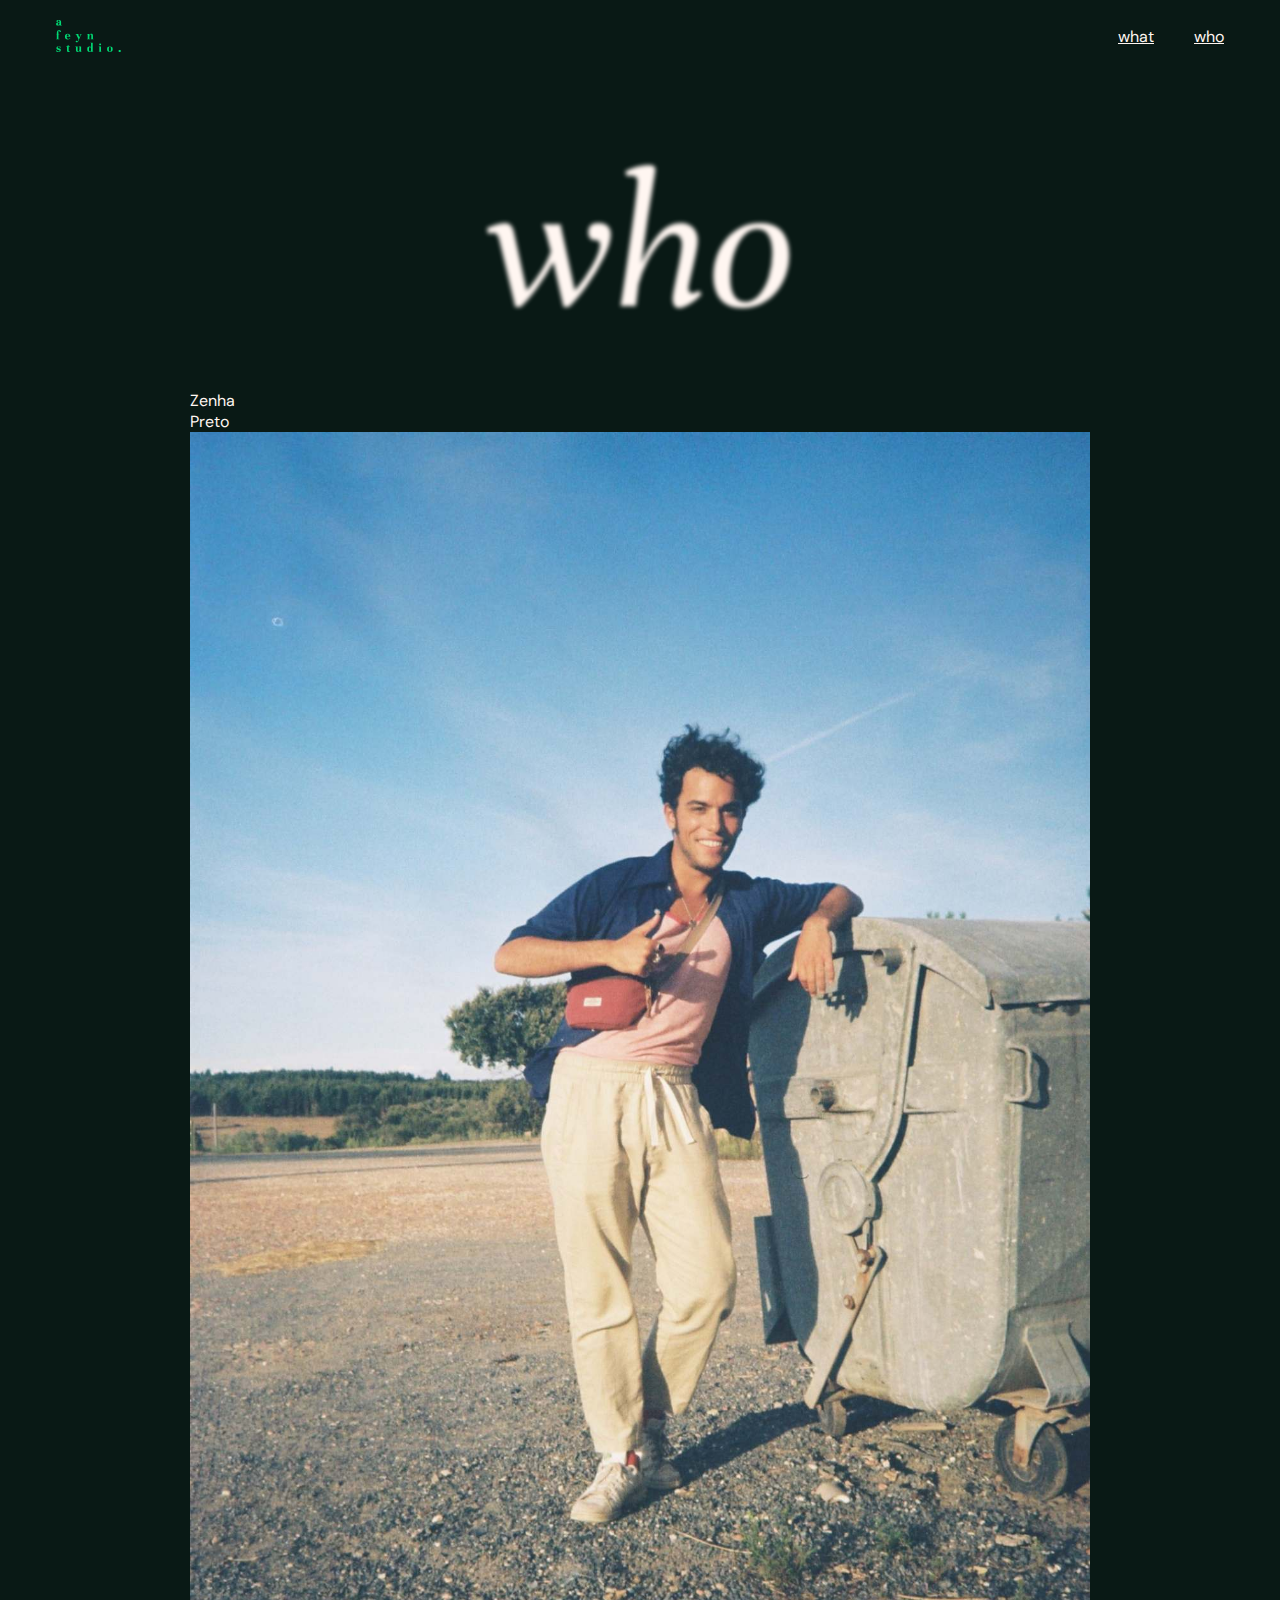
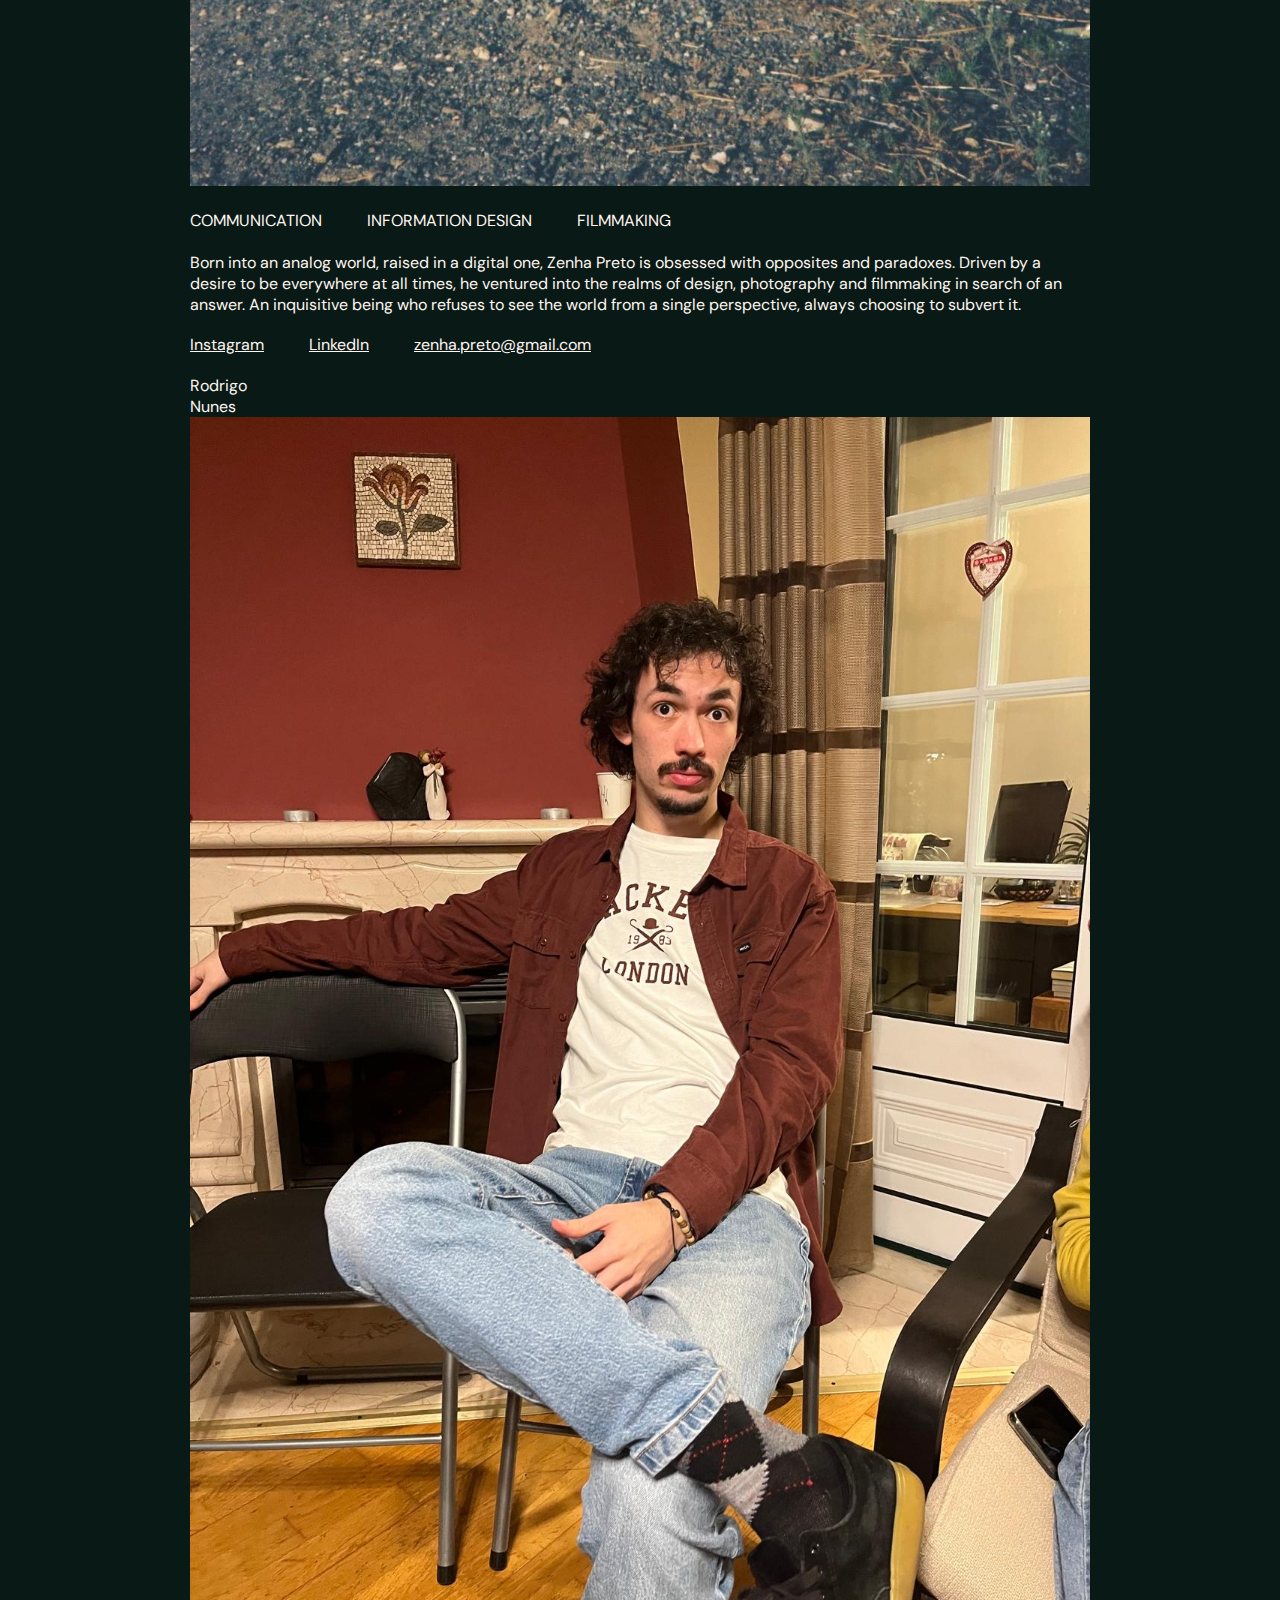
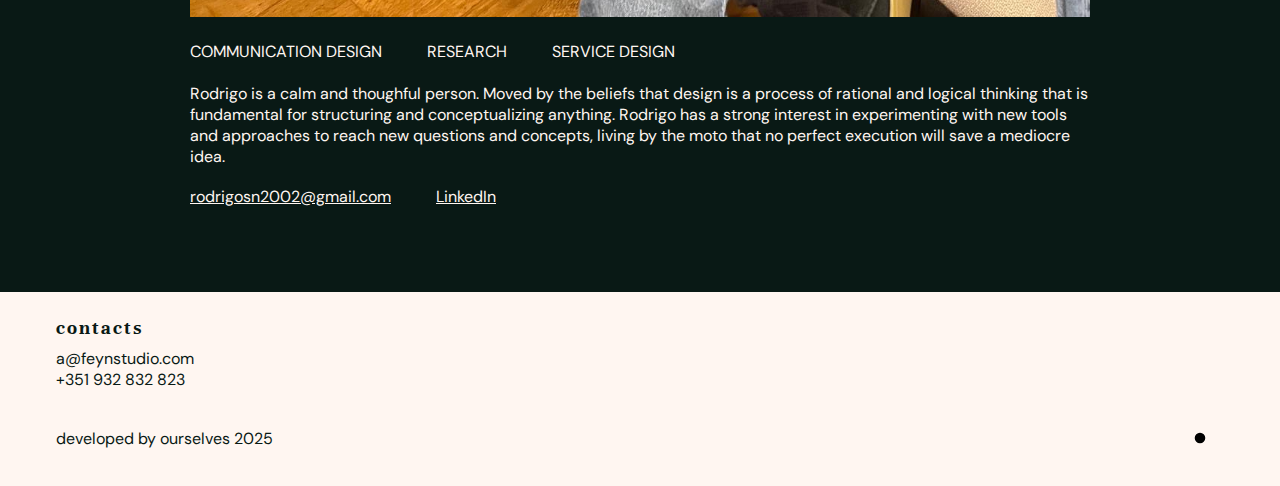
<file: contact.html>
<!DOCTYPE html>
<html lang="en">
<head>
    <meta charset="UTF-8">
    <meta name="viewport" content="width=device-width, initial-scale=1.0">
    <meta name="description" content="The online portfolio of the feyn studio">
    <meta name="author" content="a-feyn-studio">
    <title>a feyn studio</title>
    <link rel="stylesheet" href="/assets/css/main.css">
    <script src="/assets/script/script.js" defer></script>

    <link rel="preconnect" href="https://fonts.googleapis.com">
    <link rel="preconnect" href="https://fonts.gstatic.com" crossorigin>
    <link href="https://fonts.googleapis.com/css2?family=DM+Sans:ital,opsz,wght@0,9..40,100..1000;1,9..40,100..1000&family=Unna:ital,wght@0,400;0,700;1,400&display=swap" rel="stylesheet">

    <link rel="icon" href="/assets/img/favicon.png" type="image/x-icon"> <!--substituir favicon-->

</head>    <body>
<header>
    <div class="logo">
        <a href="/index.html">
            <svg class="logo__small" width="32px" height="32px" viewBox="0 0 145 121" fill="none" xmlns="http://www.w3.org/2000/svg">
                <path d="M34.568 31.348V34H20.372C20.58 32.752 20.684 31.79 20.684 31.114L20.762 29.008C18.474 32.596 14.886 34.39 9.99798 34.39C6.72198 34.39 4.22598 33.662 2.50998 32.206C0.845977 30.698 0.0139771 28.488 0.0139771 25.576C0.0139771 21.78 1.67798 18.972 5.00598 17.152C8.33398 15.332 13.586 14.422 20.762 14.422V8.96201C20.762 6.98601 20.424 5.45201 19.748 4.36001C19.072 3.26801 17.668 2.72201 15.536 2.72201C13.716 2.72201 12.416 3.03401 11.636 3.65801C10.908 4.28201 10.544 5.03601 10.544 5.92001C10.544 6.59601 10.674 7.19401 10.934 7.71401C11.142 8.44201 11.246 8.96201 11.246 9.27401C11.246 10.418 10.83 11.302 9.99798 11.926C9.21798 12.55 8.20398 12.862 6.95598 12.862C5.49998 12.862 4.30398 12.446 3.36798 11.614C2.48398 10.73 2.04198 9.63801 2.04198 8.33801C2.04198 5.84201 3.34198 3.84001 5.94198 2.33201C8.54198 0.824008 12.052 0.0700073 16.472 0.0700073C26.144 0.0700073 30.98 3.52801 30.98 10.444V30.022C30.98 31.01 31.318 31.504 31.994 31.504L34.568 31.348ZM14.444 29.788C16.056 29.788 17.434 29.112 18.578 27.76C19.774 26.356 20.502 24.536 20.762 22.3V17.152C17.226 17.152 14.652 17.776 13.04 19.024C11.428 20.272 10.622 22.144 10.622 24.64C10.622 28.072 11.896 29.788 14.444 29.788Z" fill="#00DB75"/>
                <path d="M0.559977 117.348L3.44598 117.504C4.12198 117.504 4.45998 117.01 4.45998 116.022V89.346H1.41798V86.85H4.45998V82.092C4.45998 76.788 5.47398 72.212 7.50198 68.364C9.58198 64.516 13.326 62.592 18.734 62.592C21.906 62.592 24.558 63.372 26.69 64.932C28.874 66.492 29.966 68.39 29.966 70.626C29.966 71.926 29.55 73.044 28.718 73.98C27.886 74.916 26.638 75.384 24.974 75.384C23.778 75.384 22.764 75.124 21.932 74.604C21.152 74.032 20.762 73.252 20.762 72.264C20.762 71.9 20.866 71.354 21.074 70.626C21.334 70.002 21.464 69.352 21.464 68.676C21.464 67.74 21.23 66.934 20.762 66.258C20.294 65.582 19.566 65.244 18.578 65.244C17.174 65.244 16.082 65.868 15.302 67.116C14.522 68.312 14.132 70.496 14.132 73.668C14.132 74.968 14.158 76.112 14.21 77.1C14.262 78.088 14.314 78.92 14.366 79.596C14.522 81.468 14.6 83.262 14.6 84.978V86.85H20.762V89.346H14.678V116.022C14.678 117.01 15.016 117.504 15.692 117.504L20.528 117.348V120H0.559977V117.348Z" fill="#00DB75"/>
                <path d="M94.6926 117.348V120H76.9086V117.348L79.8726 117.504C80.5486 117.348 80.8866 116.854 80.8866 116.022V97.146C80.8866 94.442 80.6526 92.544 80.1846 91.452C79.7686 90.308 78.7806 89.736 77.2206 89.736C75.8686 89.736 74.5426 90.308 73.2426 91.452C71.9946 92.596 70.9546 94.286 70.1226 96.522C69.2906 98.758 68.8746 101.436 68.8746 104.556V116.022C68.8746 117.01 69.2126 117.504 69.8886 117.504L72.9306 117.348V120H55.0686V117.348L57.6426 117.504C58.3186 117.348 58.6566 116.854 58.6566 116.022V90.828C58.6566 89.944 58.3186 89.424 57.6426 89.268L55.0686 89.424V86.85H69.2646C69.0046 87.63 68.8746 88.54 68.8746 89.58V93.948C70.0186 91.452 71.6046 89.528 73.6326 88.176C75.7126 86.772 78.1566 86.07 80.9646 86.07C84.5006 86.07 87.0746 86.98 88.6866 88.8C90.2986 90.568 91.1046 93.376 91.1046 97.224V116.022C91.1046 117.01 91.4426 117.504 92.1186 117.504L94.6926 117.348Z" fill="#00DB75"/>
                <path d="M130.265 114.93C130.265 113.162 130.941 111.758 132.293 110.718C133.645 109.626 135.361 109.08 137.441 109.08C139.573 109.08 141.315 109.626 142.667 110.718C144.019 111.758 144.695 113.162 144.695 114.93C144.695 116.75 144.019 118.18 142.667 119.22C141.315 120.26 139.573 120.78 137.441 120.78C135.309 120.78 133.567 120.26 132.215 119.22C130.915 118.18 130.265 116.75 130.265 114.93Z" fill="#00DB75"/>
            </svg>
            <svg class="logo__large" width="65px" height="32px" viewBox="0 0 403 199" fill="none" xmlns="http://www.w3.org/2000/svg">
                <path d="M34.568 31.348V34H20.372C20.58 32.752 20.684 31.79 20.684 31.114L20.762 29.008C18.474 32.596 14.886 34.39 9.99801 34.39C6.72201 34.39 4.22601 33.662 2.51001 32.206C0.846008 30.698 0.0140076 28.488 0.0140076 25.576C0.0140076 21.78 1.67801 18.972 5.00601 17.152C8.33401 15.332 13.586 14.422 20.762 14.422V8.96201C20.762 6.98601 20.424 5.45201 19.748 4.36001C19.072 3.26801 17.668 2.72201 15.536 2.72201C13.716 2.72201 12.416 3.03401 11.636 3.65801C10.908 4.28201 10.544 5.03601 10.544 5.92001C10.544 6.59601 10.674 7.19401 10.934 7.71401C11.142 8.44201 11.246 8.96201 11.246 9.27401C11.246 10.418 10.83 11.302 9.99801 11.926C9.21801 12.55 8.20401 12.862 6.95601 12.862C5.50001 12.862 4.30401 12.446 3.36801 11.614C2.48401 10.73 2.04201 9.63801 2.04201 8.33801C2.04201 5.84201 3.34201 3.84001 5.94201 2.33201C8.54201 0.824008 12.052 0.0700073 16.472 0.0700073C26.144 0.0700073 30.98 3.52801 30.98 10.444V30.022C30.98 31.01 31.318 31.504 31.994 31.504L34.568 31.348ZM14.444 29.788C16.056 29.788 17.434 29.112 18.578 27.76C19.774 26.356 20.502 24.536 20.762 22.3V17.152C17.226 17.152 14.652 17.776 13.04 19.024C11.428 20.272 10.622 22.144 10.622 24.64C10.622 28.072 11.896 29.788 14.444 29.788Z" fill="#00DB75"/>
                <path d="M0.560008 117.348L3.44601 117.504C4.12201 117.504 4.46001 117.01 4.46001 116.022V89.346H1.41801V86.85H4.46001V82.092C4.46001 76.788 5.47401 72.212 7.50201 68.364C9.58201 64.516 13.326 62.592 18.734 62.592C21.906 62.592 24.558 63.372 26.69 64.932C28.874 66.492 29.966 68.39 29.966 70.626C29.966 71.926 29.55 73.044 28.718 73.98C27.886 74.916 26.638 75.384 24.974 75.384C23.778 75.384 22.764 75.124 21.932 74.604C21.152 74.032 20.762 73.252 20.762 72.264C20.762 71.9 20.866 71.354 21.074 70.626C21.334 70.002 21.464 69.352 21.464 68.676C21.464 67.74 21.23 66.934 20.762 66.258C20.294 65.582 19.566 65.244 18.578 65.244C17.174 65.244 16.082 65.868 15.302 67.116C14.522 68.312 14.132 70.496 14.132 73.668C14.132 74.968 14.158 76.112 14.21 77.1C14.262 78.088 14.314 78.92 14.366 79.596C14.522 81.468 14.6 83.262 14.6 84.978V86.85H20.762V89.346H14.678V116.022C14.678 117.01 15.016 117.504 15.692 117.504L20.528 117.348V120H0.560008V117.348Z" fill="#00DB75"/>
                <path d="M72.7746 86.07C77.5066 86.07 81.2766 87.37 84.0846 89.97C86.9446 92.518 88.4006 96.158 88.4526 100.89V103.776H65.9886C65.9886 108.248 66.7946 111.654 68.4066 113.994C70.0706 116.334 72.5406 117.53 75.8166 117.582C78.2606 117.582 80.3666 116.984 82.1346 115.788C83.9026 114.54 85.2026 113.032 86.0346 111.264L88.1406 112.746C86.9446 115.294 85.0206 117.27 82.3686 118.674C79.7686 120.078 76.6226 120.78 72.9306 120.78C66.7426 120.78 62.2186 119.376 59.3586 116.568C56.4986 113.76 55.0686 109.418 55.0686 103.542C55.0686 97.562 56.5506 93.168 59.5146 90.36C62.4786 87.5 66.8986 86.07 72.7746 86.07ZM72.5406 88.722C70.3046 88.722 68.6666 89.892 67.6266 92.232C66.5866 94.52 66.0666 97.51 66.0666 101.202H76.4406C76.9606 101.202 77.3506 101.02 77.6106 100.656C77.8706 100.292 78.0006 99.616 78.0006 98.628C78.0006 95.248 77.5586 92.752 76.6746 91.14C75.8426 89.528 74.4646 88.722 72.5406 88.722Z" fill="#00DB75"/>
                <path d="M160.195 86.85V89.424L157.309 89.268H157.153C156.217 89.268 155.567 89.762 155.203 90.75L139.291 129.048C137.783 132.688 136.197 135.184 134.533 136.536C132.869 137.94 130.815 138.642 128.371 138.642C126.447 138.642 124.887 138.2 123.691 137.316C122.547 136.484 121.923 135.236 121.819 133.572C121.819 131.96 122.261 130.712 123.145 129.828C124.081 128.944 125.121 128.502 126.265 128.502C127.461 128.502 128.345 128.736 128.917 129.204C129.541 129.724 130.087 130.426 130.555 131.31C130.867 131.934 131.153 132.376 131.413 132.636C131.725 132.948 132.115 133.104 132.583 133.104C133.259 133.104 133.831 132.818 134.299 132.246C134.819 131.726 135.391 130.738 136.015 129.282L139.681 120.468L125.329 90.282C125.017 89.606 124.601 89.268 124.081 89.268L121.039 89.424V86.85H141.163V89.424L137.653 89.268C137.289 89.268 137.003 89.424 136.795 89.736C136.587 89.996 136.561 90.282 136.717 90.594L145.063 107.676L152.239 90.438C152.291 90.334 152.317 90.178 152.317 89.97C152.317 89.502 152.031 89.268 151.459 89.268L147.793 89.424V86.85H160.195Z" fill="#00DB75"/>
                <path d="M232.655 117.348V120H214.871V117.348L217.835 117.504C218.511 117.348 218.849 116.854 218.849 116.022V97.146C218.849 94.442 218.615 92.544 218.147 91.452C217.731 90.308 216.743 89.736 215.183 89.736C213.831 89.736 212.505 90.308 211.205 91.452C209.957 92.596 208.917 94.286 208.085 96.522C207.253 98.758 206.837 101.436 206.837 104.556V116.022C206.837 117.01 207.175 117.504 207.851 117.504L210.893 117.348V120H193.031V117.348L195.605 117.504C196.281 117.348 196.619 116.854 196.619 116.022V90.828C196.619 89.944 196.281 89.424 195.605 89.268L193.031 89.424V86.85H207.227C206.967 87.63 206.837 88.54 206.837 89.58V93.948C207.981 91.452 209.567 89.528 211.595 88.176C213.675 86.772 216.119 86.07 218.927 86.07C222.463 86.07 225.037 86.98 226.649 88.8C228.261 90.568 229.067 93.376 229.067 97.224V116.022C229.067 117.01 229.405 117.504 230.081 117.504L232.655 117.348Z" fill="#00DB75"/>
                <path d="M2.12001 186.924L4.77201 186.768C4.77201 189.42 5.86401 191.63 8.04801 193.398C10.284 195.166 12.962 196.05 16.082 196.05C17.798 196.05 19.15 195.66 20.138 194.88C21.178 194.048 21.698 192.904 21.698 191.448C21.698 190.252 21.308 189.316 20.528 188.64C19.8 187.912 18.526 187.314 16.706 186.846L11.09 185.286C8.07401 184.454 5.83801 183.18 4.38201 181.464C2.97801 179.748 2.27601 177.564 2.27601 174.912C2.27601 171.688 3.39401 169.088 5.63001 167.112C7.86601 165.084 11.012 164.07 15.068 164.07C16.16 164.07 17.148 164.148 18.032 164.304C18.916 164.46 20.008 164.72 21.308 165.084C22.972 165.552 24.272 165.786 25.208 165.786C26.04 165.786 26.82 165.578 27.548 165.162L27.08 174.054H24.74C24.74 172.078 23.908 170.362 22.244 168.906C20.632 167.45 18.422 166.722 15.614 166.722C14.002 166.722 12.702 167.138 11.714 167.97C10.778 168.75 10.31 169.738 10.31 170.934C10.31 171.922 10.674 172.78 11.402 173.508C12.13 174.184 13.196 174.704 14.6 175.068L19.982 176.472C23.57 177.408 26.014 178.734 27.314 180.45C28.666 182.166 29.342 184.376 29.342 187.08C29.342 190.772 28.094 193.658 25.598 195.738C23.102 197.766 19.8 198.78 15.692 198.78C14.496 198.78 13.274 198.65 12.026 198.39C10.83 198.182 8.93201 197.74 6.33201 197.064C5.50001 196.856 4.77201 196.752 4.14801 196.752C3.00401 196.752 2.19801 196.908 1.73001 197.22L2.12001 186.924Z" fill="#00DB75"/>
                <path d="M78.2511 164.85H85.9731V167.346H78.2511V191.214C78.2511 193.034 78.4851 194.256 78.9531 194.88C79.4211 195.504 80.1491 195.816 81.1371 195.816C81.7611 195.816 82.4111 195.556 83.0871 195.036C83.8151 194.464 84.3611 193.71 84.7251 192.774L86.8311 193.944C86.1551 195.608 85.0891 196.83 83.6331 197.61C82.2291 198.338 80.4351 198.702 78.2511 198.702C75.0791 198.702 72.5831 198.104 70.7631 196.908C68.9431 195.66 68.0331 193.71 68.0331 191.058V167.346H63.3531V164.85C65.4331 164.85 67.0191 164.668 68.1111 164.304C69.2031 163.888 70.0611 163.134 70.6851 162.042C71.3611 160.95 71.9851 159.234 72.5571 156.894H78.2511V164.85Z" fill="#00DB75"/>
                <path d="M159.074 195.348V198H144.8C145.06 197.22 145.19 196.076 145.19 194.568V191.058C142.85 196.206 138.898 198.78 133.334 198.78C129.954 198.78 127.484 197.87 125.924 196.05C124.364 194.178 123.584 191.24 123.584 187.236V168.75C123.584 167.762 123.246 167.268 122.57 167.268L119.996 167.424V164.85H133.802V187.704C133.802 190.356 134.01 192.254 134.426 193.398C134.894 194.542 135.83 195.114 137.234 195.114C138.482 195.114 139.704 194.568 140.9 193.476C142.148 192.384 143.162 190.772 143.942 188.64C144.722 186.456 145.138 183.856 145.19 180.84V168.828C145.19 167.788 144.878 167.268 144.254 167.268L141.212 167.424V164.85H155.486V194.022C155.486 194.958 155.824 195.452 156.5 195.504L159.074 195.348Z" fill="#00DB75"/>
                <path d="M193.724 181.542C193.724 175.77 194.894 171.428 197.234 168.516C199.626 165.552 203.136 164.07 207.764 164.07C210.156 164.07 212.21 164.668 213.926 165.864C215.694 167.008 216.864 168.438 217.436 170.154V144.96C217.436 143.92 217.098 143.4 216.422 143.4L212.834 143.556V141.06H227.654V194.022C227.654 195.01 227.992 195.504 228.668 195.504L231.242 195.348V198H216.89C216.994 197.584 217.046 197.168 217.046 196.752V195.036C217.046 194.464 217.072 194.022 217.124 193.71C217.176 193.398 217.202 193.19 217.202 193.086C216.526 194.854 215.408 196.258 213.848 197.298C212.288 198.286 210.286 198.78 207.842 198.78C202.798 198.78 199.184 197.376 197 194.568C194.816 191.76 193.724 187.418 193.724 181.542ZM204.644 181.542C204.644 185.026 204.8 187.73 205.112 189.654C205.476 191.578 206.074 192.982 206.906 193.866C207.738 194.75 208.908 195.192 210.416 195.192C212.756 195.192 214.472 194.23 215.564 192.306C216.708 190.33 217.28 187.392 217.28 183.492V180.138C217.28 176.186 216.682 173.118 215.486 170.934C214.29 168.698 212.574 167.58 210.338 167.58C208.258 167.58 206.776 168.776 205.892 171.168C205.06 173.508 204.644 176.966 204.644 181.542Z" fill="#00DB75"/>
                <path d="M273.866 146.754C275.634 146.754 277.064 147.196 278.156 148.08C279.3 148.964 279.872 150.134 279.872 151.59C279.872 153.098 279.3 154.294 278.156 155.178C277.064 156.062 275.634 156.504 273.866 156.504C272.098 156.504 270.642 156.062 269.498 155.178C268.406 154.294 267.86 153.098 267.86 151.59C267.86 150.134 268.406 148.964 269.498 148.08C270.642 147.196 272.098 146.754 273.866 146.754ZM279.17 194.022C279.17 195.062 279.508 195.556 280.184 195.504L282.758 195.348V198H265.364V195.348L267.938 195.504H268.094C268.666 195.504 268.952 195.01 268.952 194.022V168.828C268.952 167.944 268.64 167.424 268.016 167.268L265.442 167.424V164.85H279.17V194.022Z" fill="#00DB75"/>
                <path d="M317.054 181.386C317.054 175.77 318.51 171.48 321.422 168.516C324.334 165.552 328.702 164.07 334.526 164.07C340.402 164.07 344.77 165.552 347.63 168.516C350.49 171.48 351.92 175.77 351.92 181.386C351.92 192.982 346.122 198.78 334.526 198.78C328.702 198.78 324.334 197.298 321.422 194.334C318.51 191.37 317.054 187.054 317.054 181.386ZM327.974 181.542C327.974 186.794 328.468 190.538 329.456 192.774C330.496 194.958 332.186 196.05 334.526 196.05C336.866 196.05 338.53 194.958 339.518 192.774C340.506 190.59 341 186.846 341 181.542C341 176.134 340.506 172.312 339.518 170.076C338.53 167.84 336.866 166.722 334.526 166.722C332.186 166.722 330.496 167.84 329.456 170.076C328.468 172.312 327.974 176.134 327.974 181.542Z" fill="#00DB75"/>
                <path d="M388.214 192.93C388.214 191.162 388.89 189.758 390.242 188.718C391.594 187.626 393.31 187.08 395.39 187.08C397.522 187.08 399.264 187.626 400.616 188.718C401.968 189.758 402.644 191.162 402.644 192.93C402.644 194.75 401.968 196.18 400.616 197.22C399.264 198.26 397.522 198.78 395.39 198.78C393.258 198.78 391.516 198.26 390.164 197.22C388.864 196.18 388.214 194.75 388.214 192.93Z" fill="#00DB75"/>
            </svg>
        </a>
    </div>
    <nav> 
        <div class="top-navigation"> 
            <ul>
                <li><a href="/portfolio.html">what</a></li>
                <li><a href="/contact.html">who</a></li>
            </ul> 
        </div>
    </nav>
</header>
<div class="custom-cursor"></div>        <main>

            <section id="who">

                <h1><em>who</em></h1>
                
                <div class="who__person who__person--1">
                    <div class="who__name-photo who__name-photo--1">
                        <div class="who__name">
                            <p>Zenha</p>
                            <p>Preto</p>
                        </div>
                        <figure class="who__figure who__figure--1"> <img src="assets/img/who/zenha-preto_foto.JPG" alt="photo of zenha preto standing in a chilling pose smilling at the camera"></figure>
                    </div>
                    <div class="who__description">
                        <ul class="who__interests who__interests--1">
                            <li>COMMUNICATION</li>
                            <li>INFORMATION DESIGN</li>
                            <li>FILMMAKING</li>
                        </ul>
                        <p>Born into an analog world, raised in a digital one, Zenha Preto is obsessed with opposites and paradoxes. Driven by a desire to be everywhere at all times, he ventured into the realms of design, photography and filmmaking in search of an answer. An inquisitive being who refuses to see the world from a single perspective, always choosing to subvert it.</p>
                        <ul class="who__contacts who__contacts--1">
                            <li><a href="https://www.instagram.com/zenha.preto/" target="_blank">Instagram</a></li>
                            <li><a href="https://www.linkedin.com/in/zenhapreto/" target="_blank">LinkedIn</a></li>
                            <li><a href="mailto:zenha.preto@gmail.com" target="_blank">zenha.preto@gmail.com</a></li>
                        </ul>
                    </div>
                </div>  
                
                <div class="who__person who__person--2">
                    <div class="who__name-photo who__name-photo--2">
                        <div class="who__name">
                            <p>Rodrigo</p>
                            <p>Nunes</p>
                        </div>
                        <figure class="who__figure who__figure--2"> <img src="assets/img/who/rodrigo-nunes_foto.JPG" alt="a photo of rodrigo seat down in a layed down pose, with a funny surprised look to the camera"></figure>
                    </div>
                    <div class="who__description">
                        <ul class="who__interests who__interests--2">
                            <li>COMMUNICATION DESIGN</li>
                            <li>RESEARCH</li>
                            <li>SERVICE DESIGN</li>
                        </ul>
                        <p> Rodrigo is a calm and thoughful person. Moved by the beliefs that design is a process of rational and logical thinking that is fundamental for structuring and conceptualizing anything. Rodrigo has a strong interest in experimenting with new tools and approaches to reach new questions and concepts, living by the moto that no perfect execution will save a mediocre idea.</p>
                        <ul class="who__contacts who__contacts--2">
                            <li><a href="mailto:rodrigosn2002@gmail.com">rodrigosn2002@gmail.com</a></li>
                            <li><a href="https://www.linkedin.com/in/rodrigo-nunes-a57759119/" target="_blank">LinkedIn</a></li>
                        </ul>
                    </div>
                </div>  
                    
            </section>  
        </main>
<footer>
    <h3>contacts</h3>
    <div class="footer__contacts">
        <p>a@feynstudio.com</p>
        <p>+351 932 832 823</p>
    </div>
    <div class="footer__developed"> 
        <p>developed by ourselves  2025</p>
        <svg fill="#000000" width="48px" height="48px" viewBox="0 0 20 20" xmlns="http://www.w3.org/2000/svg"><path d="M7.8 10a2.2 2.2 0 0 0 4.4 0 2.2 2.2 0 0 0-4.4 0z"/></svg>
    </div>
</footer>    </body>
</html>
</file>
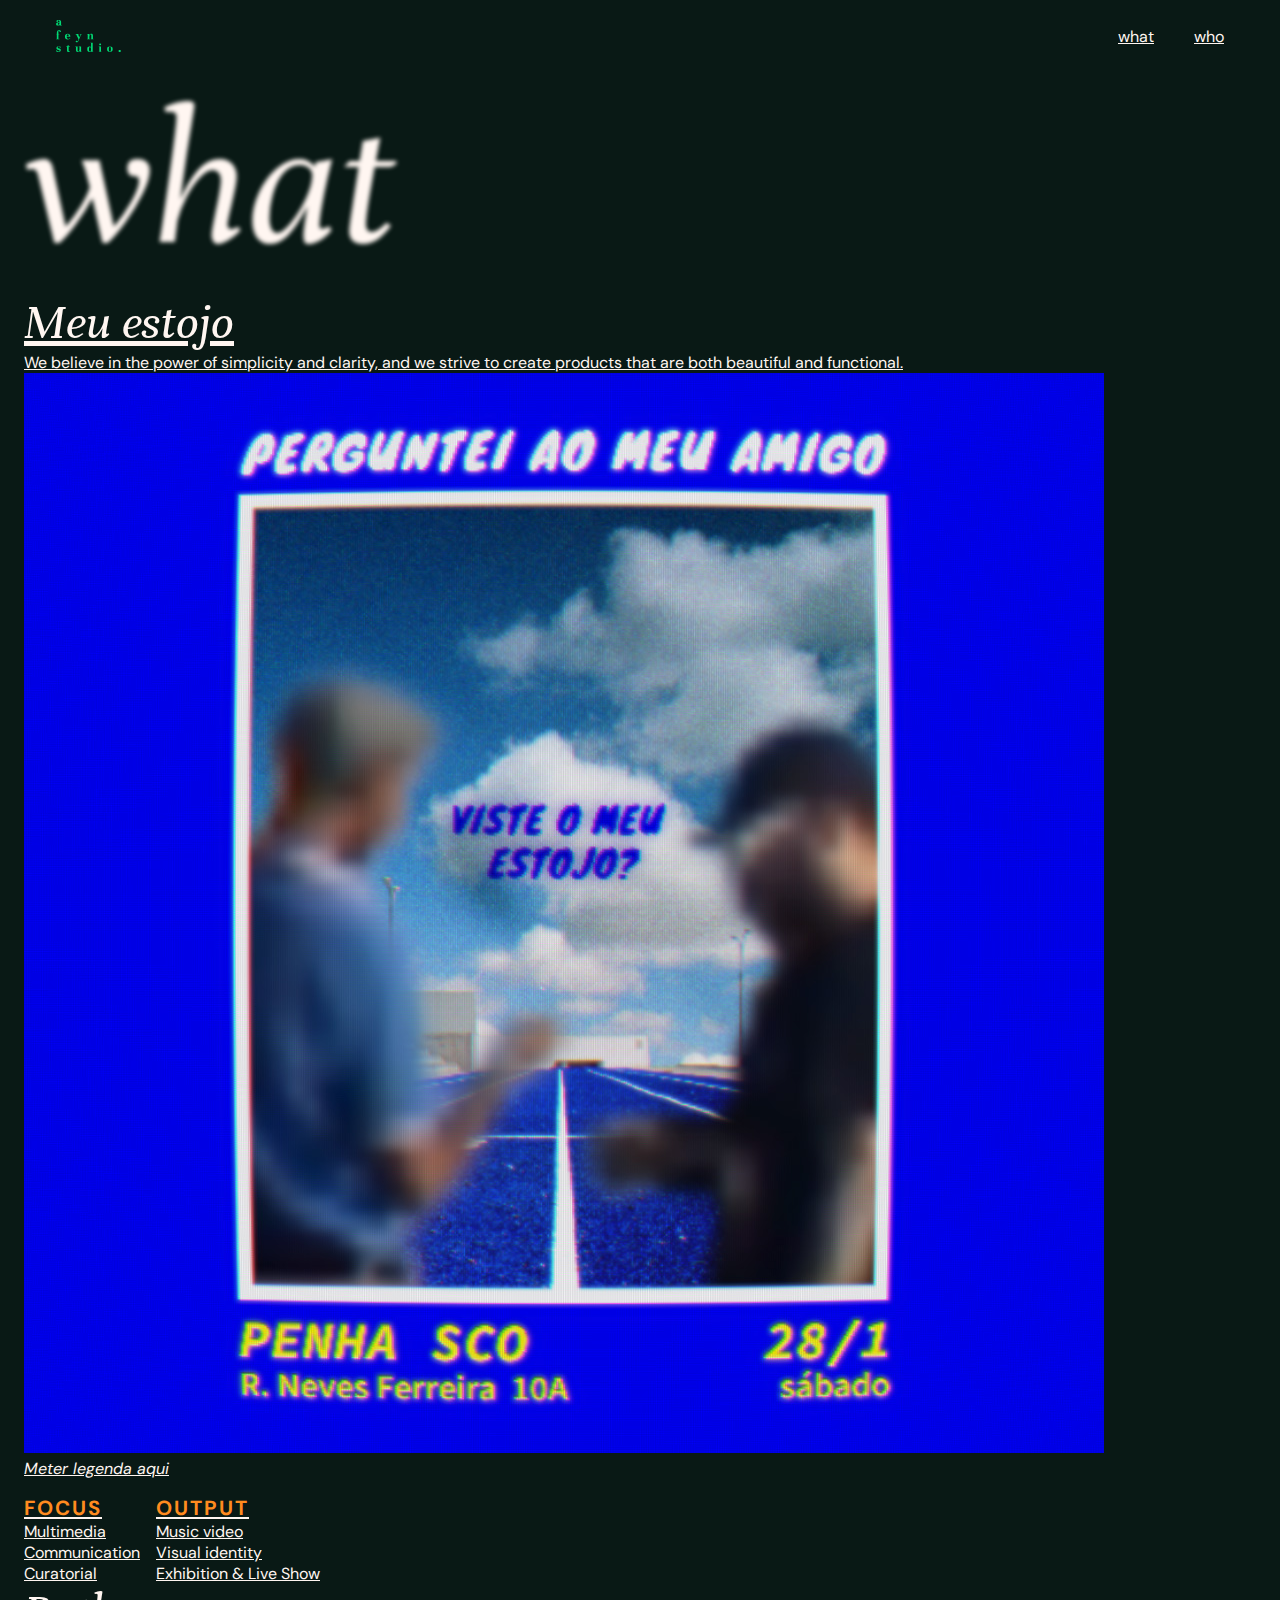
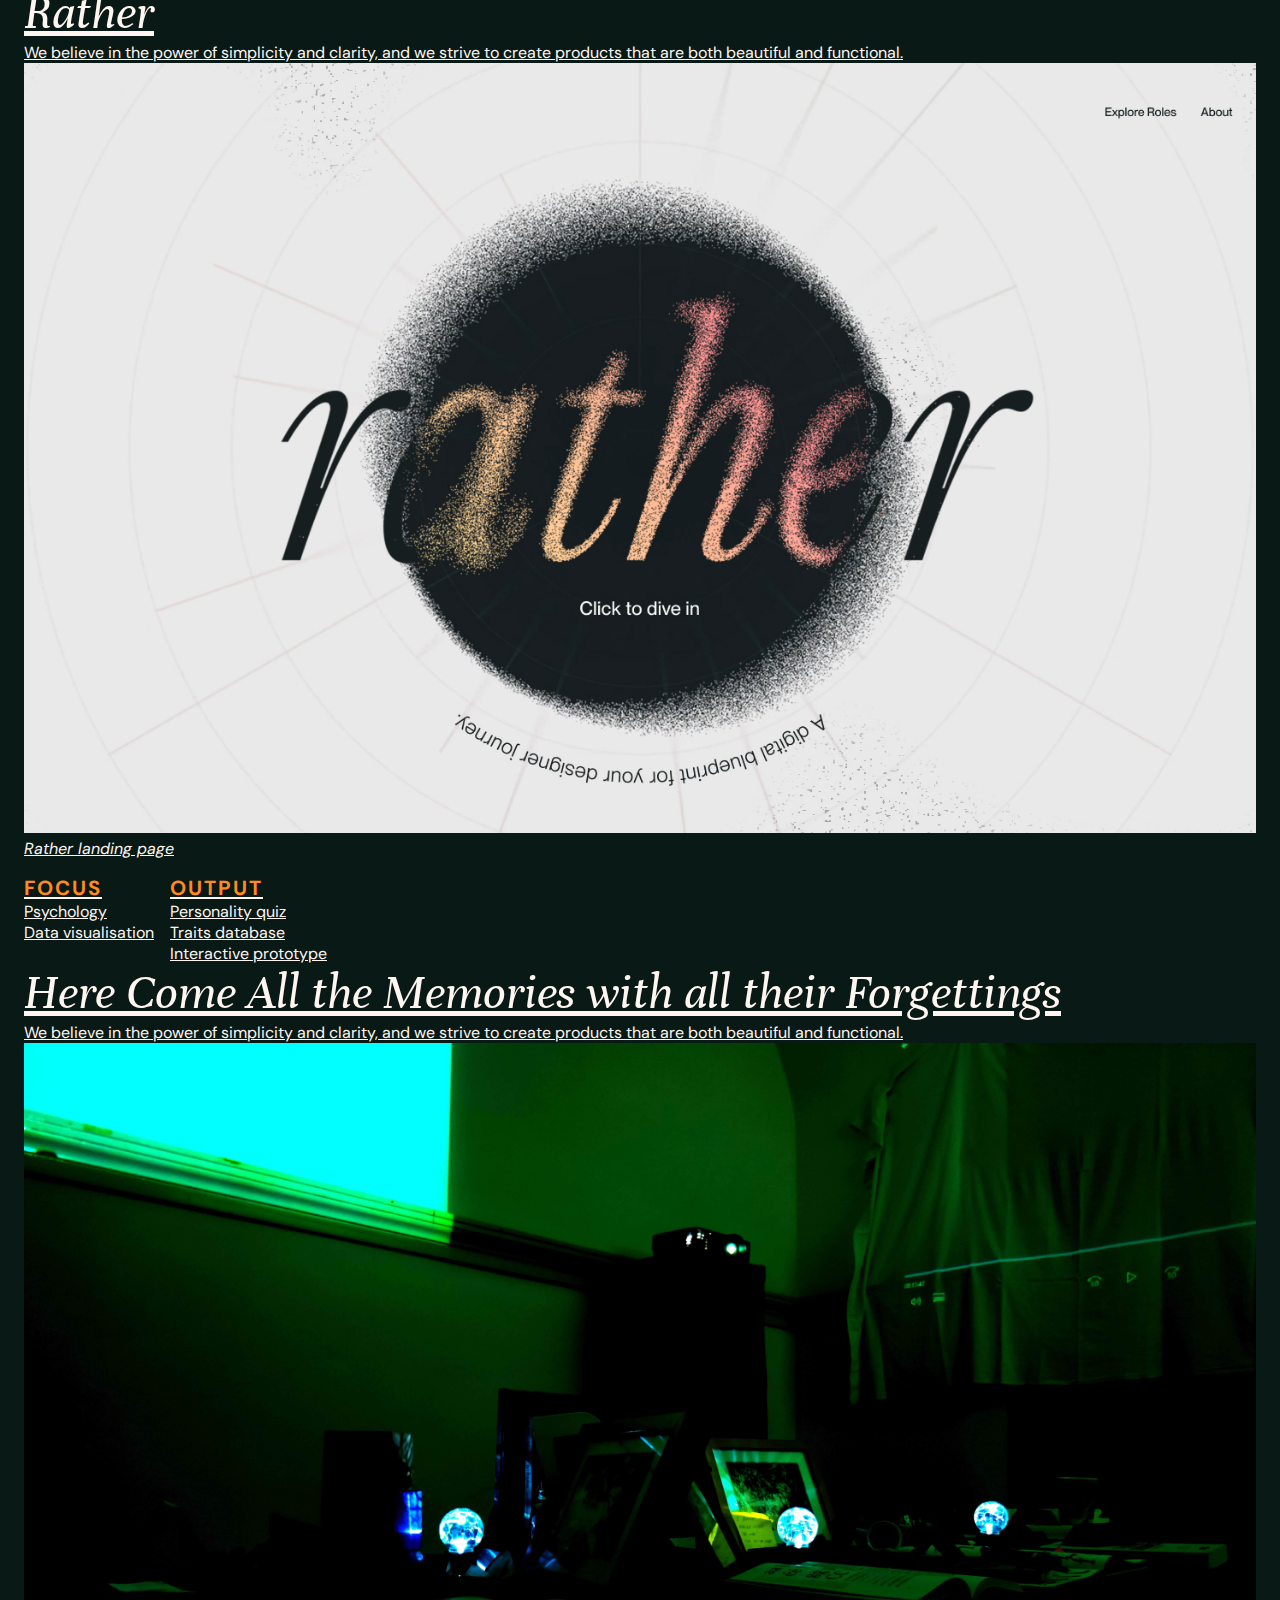
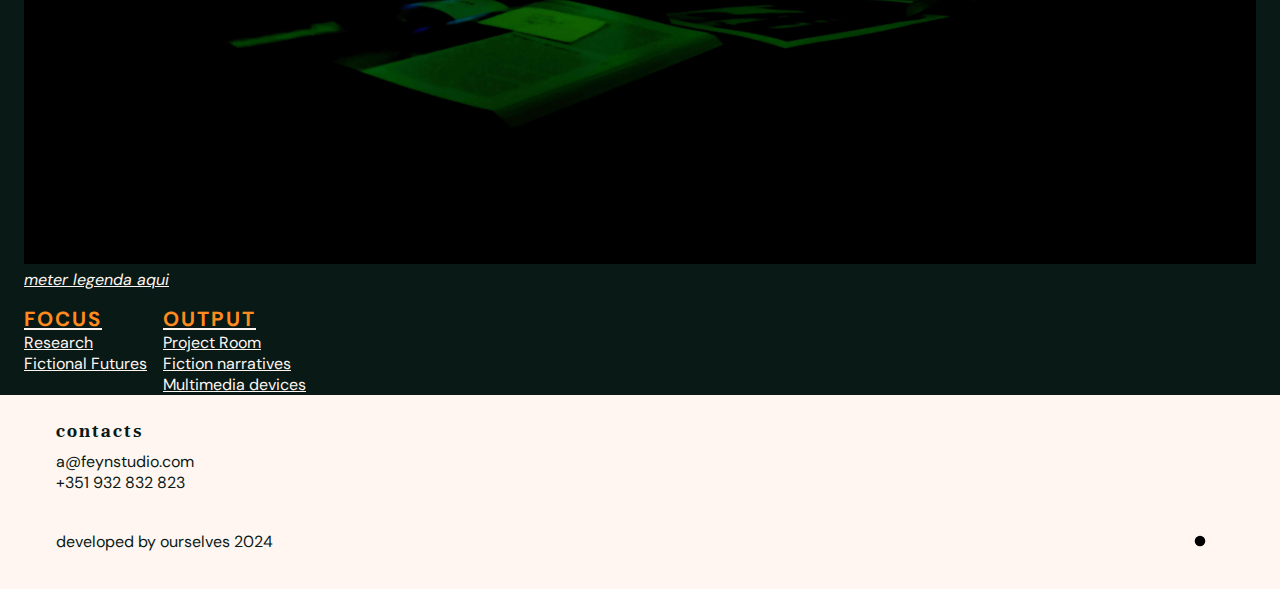
<file: portfolio.html>
<!DOCTYPE html>
<html lang="en">
<head>
    <meta charset="UTF-8">
    <meta name="viewport" content="width=device-width, initial-scale=1.0">
    <meta name="description" content="The online portfolio of the feyn studio">
    <meta name="author" content="a-feyn-studio">
    <title>a feyn studio</title>
    <link rel="stylesheet" href="/assets/css/main.css">
    <script src="/assets/script/script.js" defer></script>

    <link rel="preconnect" href="https://fonts.googleapis.com">
    <link rel="preconnect" href="https://fonts.gstatic.com" crossorigin>
    <link href="https://fonts.googleapis.com/css2?family=DM+Sans:ital,opsz,wght@0,9..40,100..1000;1,9..40,100..1000&family=Unna:ital,wght@0,400;0,700;1,400&display=swap" rel="stylesheet">

    <link rel="icon" href="/assets/img/favicon.png" type="image/x-icon"> <!--substituir favicon-->

</head>
<header>
    <div class="logo">
        <a href="/index.html">
            <svg class="logo__small" width="32px" height="32px" viewBox="0 0 145 121" fill="none" xmlns="http://www.w3.org/2000/svg">
                <path d="M34.568 31.348V34H20.372C20.58 32.752 20.684 31.79 20.684 31.114L20.762 29.008C18.474 32.596 14.886 34.39 9.99798 34.39C6.72198 34.39 4.22598 33.662 2.50998 32.206C0.845977 30.698 0.0139771 28.488 0.0139771 25.576C0.0139771 21.78 1.67798 18.972 5.00598 17.152C8.33398 15.332 13.586 14.422 20.762 14.422V8.96201C20.762 6.98601 20.424 5.45201 19.748 4.36001C19.072 3.26801 17.668 2.72201 15.536 2.72201C13.716 2.72201 12.416 3.03401 11.636 3.65801C10.908 4.28201 10.544 5.03601 10.544 5.92001C10.544 6.59601 10.674 7.19401 10.934 7.71401C11.142 8.44201 11.246 8.96201 11.246 9.27401C11.246 10.418 10.83 11.302 9.99798 11.926C9.21798 12.55 8.20398 12.862 6.95598 12.862C5.49998 12.862 4.30398 12.446 3.36798 11.614C2.48398 10.73 2.04198 9.63801 2.04198 8.33801C2.04198 5.84201 3.34198 3.84001 5.94198 2.33201C8.54198 0.824008 12.052 0.0700073 16.472 0.0700073C26.144 0.0700073 30.98 3.52801 30.98 10.444V30.022C30.98 31.01 31.318 31.504 31.994 31.504L34.568 31.348ZM14.444 29.788C16.056 29.788 17.434 29.112 18.578 27.76C19.774 26.356 20.502 24.536 20.762 22.3V17.152C17.226 17.152 14.652 17.776 13.04 19.024C11.428 20.272 10.622 22.144 10.622 24.64C10.622 28.072 11.896 29.788 14.444 29.788Z" fill="#00DB75"/>
                <path d="M0.559977 117.348L3.44598 117.504C4.12198 117.504 4.45998 117.01 4.45998 116.022V89.346H1.41798V86.85H4.45998V82.092C4.45998 76.788 5.47398 72.212 7.50198 68.364C9.58198 64.516 13.326 62.592 18.734 62.592C21.906 62.592 24.558 63.372 26.69 64.932C28.874 66.492 29.966 68.39 29.966 70.626C29.966 71.926 29.55 73.044 28.718 73.98C27.886 74.916 26.638 75.384 24.974 75.384C23.778 75.384 22.764 75.124 21.932 74.604C21.152 74.032 20.762 73.252 20.762 72.264C20.762 71.9 20.866 71.354 21.074 70.626C21.334 70.002 21.464 69.352 21.464 68.676C21.464 67.74 21.23 66.934 20.762 66.258C20.294 65.582 19.566 65.244 18.578 65.244C17.174 65.244 16.082 65.868 15.302 67.116C14.522 68.312 14.132 70.496 14.132 73.668C14.132 74.968 14.158 76.112 14.21 77.1C14.262 78.088 14.314 78.92 14.366 79.596C14.522 81.468 14.6 83.262 14.6 84.978V86.85H20.762V89.346H14.678V116.022C14.678 117.01 15.016 117.504 15.692 117.504L20.528 117.348V120H0.559977V117.348Z" fill="#00DB75"/>
                <path d="M94.6926 117.348V120H76.9086V117.348L79.8726 117.504C80.5486 117.348 80.8866 116.854 80.8866 116.022V97.146C80.8866 94.442 80.6526 92.544 80.1846 91.452C79.7686 90.308 78.7806 89.736 77.2206 89.736C75.8686 89.736 74.5426 90.308 73.2426 91.452C71.9946 92.596 70.9546 94.286 70.1226 96.522C69.2906 98.758 68.8746 101.436 68.8746 104.556V116.022C68.8746 117.01 69.2126 117.504 69.8886 117.504L72.9306 117.348V120H55.0686V117.348L57.6426 117.504C58.3186 117.348 58.6566 116.854 58.6566 116.022V90.828C58.6566 89.944 58.3186 89.424 57.6426 89.268L55.0686 89.424V86.85H69.2646C69.0046 87.63 68.8746 88.54 68.8746 89.58V93.948C70.0186 91.452 71.6046 89.528 73.6326 88.176C75.7126 86.772 78.1566 86.07 80.9646 86.07C84.5006 86.07 87.0746 86.98 88.6866 88.8C90.2986 90.568 91.1046 93.376 91.1046 97.224V116.022C91.1046 117.01 91.4426 117.504 92.1186 117.504L94.6926 117.348Z" fill="#00DB75"/>
                <path d="M130.265 114.93C130.265 113.162 130.941 111.758 132.293 110.718C133.645 109.626 135.361 109.08 137.441 109.08C139.573 109.08 141.315 109.626 142.667 110.718C144.019 111.758 144.695 113.162 144.695 114.93C144.695 116.75 144.019 118.18 142.667 119.22C141.315 120.26 139.573 120.78 137.441 120.78C135.309 120.78 133.567 120.26 132.215 119.22C130.915 118.18 130.265 116.75 130.265 114.93Z" fill="#00DB75"/>
            </svg>
            <svg class="logo__large" width="65px" height="32px" viewBox="0 0 403 199" fill="none" xmlns="http://www.w3.org/2000/svg">
                <path d="M34.568 31.348V34H20.372C20.58 32.752 20.684 31.79 20.684 31.114L20.762 29.008C18.474 32.596 14.886 34.39 9.99801 34.39C6.72201 34.39 4.22601 33.662 2.51001 32.206C0.846008 30.698 0.0140076 28.488 0.0140076 25.576C0.0140076 21.78 1.67801 18.972 5.00601 17.152C8.33401 15.332 13.586 14.422 20.762 14.422V8.96201C20.762 6.98601 20.424 5.45201 19.748 4.36001C19.072 3.26801 17.668 2.72201 15.536 2.72201C13.716 2.72201 12.416 3.03401 11.636 3.65801C10.908 4.28201 10.544 5.03601 10.544 5.92001C10.544 6.59601 10.674 7.19401 10.934 7.71401C11.142 8.44201 11.246 8.96201 11.246 9.27401C11.246 10.418 10.83 11.302 9.99801 11.926C9.21801 12.55 8.20401 12.862 6.95601 12.862C5.50001 12.862 4.30401 12.446 3.36801 11.614C2.48401 10.73 2.04201 9.63801 2.04201 8.33801C2.04201 5.84201 3.34201 3.84001 5.94201 2.33201C8.54201 0.824008 12.052 0.0700073 16.472 0.0700073C26.144 0.0700073 30.98 3.52801 30.98 10.444V30.022C30.98 31.01 31.318 31.504 31.994 31.504L34.568 31.348ZM14.444 29.788C16.056 29.788 17.434 29.112 18.578 27.76C19.774 26.356 20.502 24.536 20.762 22.3V17.152C17.226 17.152 14.652 17.776 13.04 19.024C11.428 20.272 10.622 22.144 10.622 24.64C10.622 28.072 11.896 29.788 14.444 29.788Z" fill="#00DB75"/>
                <path d="M0.560008 117.348L3.44601 117.504C4.12201 117.504 4.46001 117.01 4.46001 116.022V89.346H1.41801V86.85H4.46001V82.092C4.46001 76.788 5.47401 72.212 7.50201 68.364C9.58201 64.516 13.326 62.592 18.734 62.592C21.906 62.592 24.558 63.372 26.69 64.932C28.874 66.492 29.966 68.39 29.966 70.626C29.966 71.926 29.55 73.044 28.718 73.98C27.886 74.916 26.638 75.384 24.974 75.384C23.778 75.384 22.764 75.124 21.932 74.604C21.152 74.032 20.762 73.252 20.762 72.264C20.762 71.9 20.866 71.354 21.074 70.626C21.334 70.002 21.464 69.352 21.464 68.676C21.464 67.74 21.23 66.934 20.762 66.258C20.294 65.582 19.566 65.244 18.578 65.244C17.174 65.244 16.082 65.868 15.302 67.116C14.522 68.312 14.132 70.496 14.132 73.668C14.132 74.968 14.158 76.112 14.21 77.1C14.262 78.088 14.314 78.92 14.366 79.596C14.522 81.468 14.6 83.262 14.6 84.978V86.85H20.762V89.346H14.678V116.022C14.678 117.01 15.016 117.504 15.692 117.504L20.528 117.348V120H0.560008V117.348Z" fill="#00DB75"/>
                <path d="M72.7746 86.07C77.5066 86.07 81.2766 87.37 84.0846 89.97C86.9446 92.518 88.4006 96.158 88.4526 100.89V103.776H65.9886C65.9886 108.248 66.7946 111.654 68.4066 113.994C70.0706 116.334 72.5406 117.53 75.8166 117.582C78.2606 117.582 80.3666 116.984 82.1346 115.788C83.9026 114.54 85.2026 113.032 86.0346 111.264L88.1406 112.746C86.9446 115.294 85.0206 117.27 82.3686 118.674C79.7686 120.078 76.6226 120.78 72.9306 120.78C66.7426 120.78 62.2186 119.376 59.3586 116.568C56.4986 113.76 55.0686 109.418 55.0686 103.542C55.0686 97.562 56.5506 93.168 59.5146 90.36C62.4786 87.5 66.8986 86.07 72.7746 86.07ZM72.5406 88.722C70.3046 88.722 68.6666 89.892 67.6266 92.232C66.5866 94.52 66.0666 97.51 66.0666 101.202H76.4406C76.9606 101.202 77.3506 101.02 77.6106 100.656C77.8706 100.292 78.0006 99.616 78.0006 98.628C78.0006 95.248 77.5586 92.752 76.6746 91.14C75.8426 89.528 74.4646 88.722 72.5406 88.722Z" fill="#00DB75"/>
                <path d="M160.195 86.85V89.424L157.309 89.268H157.153C156.217 89.268 155.567 89.762 155.203 90.75L139.291 129.048C137.783 132.688 136.197 135.184 134.533 136.536C132.869 137.94 130.815 138.642 128.371 138.642C126.447 138.642 124.887 138.2 123.691 137.316C122.547 136.484 121.923 135.236 121.819 133.572C121.819 131.96 122.261 130.712 123.145 129.828C124.081 128.944 125.121 128.502 126.265 128.502C127.461 128.502 128.345 128.736 128.917 129.204C129.541 129.724 130.087 130.426 130.555 131.31C130.867 131.934 131.153 132.376 131.413 132.636C131.725 132.948 132.115 133.104 132.583 133.104C133.259 133.104 133.831 132.818 134.299 132.246C134.819 131.726 135.391 130.738 136.015 129.282L139.681 120.468L125.329 90.282C125.017 89.606 124.601 89.268 124.081 89.268L121.039 89.424V86.85H141.163V89.424L137.653 89.268C137.289 89.268 137.003 89.424 136.795 89.736C136.587 89.996 136.561 90.282 136.717 90.594L145.063 107.676L152.239 90.438C152.291 90.334 152.317 90.178 152.317 89.97C152.317 89.502 152.031 89.268 151.459 89.268L147.793 89.424V86.85H160.195Z" fill="#00DB75"/>
                <path d="M232.655 117.348V120H214.871V117.348L217.835 117.504C218.511 117.348 218.849 116.854 218.849 116.022V97.146C218.849 94.442 218.615 92.544 218.147 91.452C217.731 90.308 216.743 89.736 215.183 89.736C213.831 89.736 212.505 90.308 211.205 91.452C209.957 92.596 208.917 94.286 208.085 96.522C207.253 98.758 206.837 101.436 206.837 104.556V116.022C206.837 117.01 207.175 117.504 207.851 117.504L210.893 117.348V120H193.031V117.348L195.605 117.504C196.281 117.348 196.619 116.854 196.619 116.022V90.828C196.619 89.944 196.281 89.424 195.605 89.268L193.031 89.424V86.85H207.227C206.967 87.63 206.837 88.54 206.837 89.58V93.948C207.981 91.452 209.567 89.528 211.595 88.176C213.675 86.772 216.119 86.07 218.927 86.07C222.463 86.07 225.037 86.98 226.649 88.8C228.261 90.568 229.067 93.376 229.067 97.224V116.022C229.067 117.01 229.405 117.504 230.081 117.504L232.655 117.348Z" fill="#00DB75"/>
                <path d="M2.12001 186.924L4.77201 186.768C4.77201 189.42 5.86401 191.63 8.04801 193.398C10.284 195.166 12.962 196.05 16.082 196.05C17.798 196.05 19.15 195.66 20.138 194.88C21.178 194.048 21.698 192.904 21.698 191.448C21.698 190.252 21.308 189.316 20.528 188.64C19.8 187.912 18.526 187.314 16.706 186.846L11.09 185.286C8.07401 184.454 5.83801 183.18 4.38201 181.464C2.97801 179.748 2.27601 177.564 2.27601 174.912C2.27601 171.688 3.39401 169.088 5.63001 167.112C7.86601 165.084 11.012 164.07 15.068 164.07C16.16 164.07 17.148 164.148 18.032 164.304C18.916 164.46 20.008 164.72 21.308 165.084C22.972 165.552 24.272 165.786 25.208 165.786C26.04 165.786 26.82 165.578 27.548 165.162L27.08 174.054H24.74C24.74 172.078 23.908 170.362 22.244 168.906C20.632 167.45 18.422 166.722 15.614 166.722C14.002 166.722 12.702 167.138 11.714 167.97C10.778 168.75 10.31 169.738 10.31 170.934C10.31 171.922 10.674 172.78 11.402 173.508C12.13 174.184 13.196 174.704 14.6 175.068L19.982 176.472C23.57 177.408 26.014 178.734 27.314 180.45C28.666 182.166 29.342 184.376 29.342 187.08C29.342 190.772 28.094 193.658 25.598 195.738C23.102 197.766 19.8 198.78 15.692 198.78C14.496 198.78 13.274 198.65 12.026 198.39C10.83 198.182 8.93201 197.74 6.33201 197.064C5.50001 196.856 4.77201 196.752 4.14801 196.752C3.00401 196.752 2.19801 196.908 1.73001 197.22L2.12001 186.924Z" fill="#00DB75"/>
                <path d="M78.2511 164.85H85.9731V167.346H78.2511V191.214C78.2511 193.034 78.4851 194.256 78.9531 194.88C79.4211 195.504 80.1491 195.816 81.1371 195.816C81.7611 195.816 82.4111 195.556 83.0871 195.036C83.8151 194.464 84.3611 193.71 84.7251 192.774L86.8311 193.944C86.1551 195.608 85.0891 196.83 83.6331 197.61C82.2291 198.338 80.4351 198.702 78.2511 198.702C75.0791 198.702 72.5831 198.104 70.7631 196.908C68.9431 195.66 68.0331 193.71 68.0331 191.058V167.346H63.3531V164.85C65.4331 164.85 67.0191 164.668 68.1111 164.304C69.2031 163.888 70.0611 163.134 70.6851 162.042C71.3611 160.95 71.9851 159.234 72.5571 156.894H78.2511V164.85Z" fill="#00DB75"/>
                <path d="M159.074 195.348V198H144.8C145.06 197.22 145.19 196.076 145.19 194.568V191.058C142.85 196.206 138.898 198.78 133.334 198.78C129.954 198.78 127.484 197.87 125.924 196.05C124.364 194.178 123.584 191.24 123.584 187.236V168.75C123.584 167.762 123.246 167.268 122.57 167.268L119.996 167.424V164.85H133.802V187.704C133.802 190.356 134.01 192.254 134.426 193.398C134.894 194.542 135.83 195.114 137.234 195.114C138.482 195.114 139.704 194.568 140.9 193.476C142.148 192.384 143.162 190.772 143.942 188.64C144.722 186.456 145.138 183.856 145.19 180.84V168.828C145.19 167.788 144.878 167.268 144.254 167.268L141.212 167.424V164.85H155.486V194.022C155.486 194.958 155.824 195.452 156.5 195.504L159.074 195.348Z" fill="#00DB75"/>
                <path d="M193.724 181.542C193.724 175.77 194.894 171.428 197.234 168.516C199.626 165.552 203.136 164.07 207.764 164.07C210.156 164.07 212.21 164.668 213.926 165.864C215.694 167.008 216.864 168.438 217.436 170.154V144.96C217.436 143.92 217.098 143.4 216.422 143.4L212.834 143.556V141.06H227.654V194.022C227.654 195.01 227.992 195.504 228.668 195.504L231.242 195.348V198H216.89C216.994 197.584 217.046 197.168 217.046 196.752V195.036C217.046 194.464 217.072 194.022 217.124 193.71C217.176 193.398 217.202 193.19 217.202 193.086C216.526 194.854 215.408 196.258 213.848 197.298C212.288 198.286 210.286 198.78 207.842 198.78C202.798 198.78 199.184 197.376 197 194.568C194.816 191.76 193.724 187.418 193.724 181.542ZM204.644 181.542C204.644 185.026 204.8 187.73 205.112 189.654C205.476 191.578 206.074 192.982 206.906 193.866C207.738 194.75 208.908 195.192 210.416 195.192C212.756 195.192 214.472 194.23 215.564 192.306C216.708 190.33 217.28 187.392 217.28 183.492V180.138C217.28 176.186 216.682 173.118 215.486 170.934C214.29 168.698 212.574 167.58 210.338 167.58C208.258 167.58 206.776 168.776 205.892 171.168C205.06 173.508 204.644 176.966 204.644 181.542Z" fill="#00DB75"/>
                <path d="M273.866 146.754C275.634 146.754 277.064 147.196 278.156 148.08C279.3 148.964 279.872 150.134 279.872 151.59C279.872 153.098 279.3 154.294 278.156 155.178C277.064 156.062 275.634 156.504 273.866 156.504C272.098 156.504 270.642 156.062 269.498 155.178C268.406 154.294 267.86 153.098 267.86 151.59C267.86 150.134 268.406 148.964 269.498 148.08C270.642 147.196 272.098 146.754 273.866 146.754ZM279.17 194.022C279.17 195.062 279.508 195.556 280.184 195.504L282.758 195.348V198H265.364V195.348L267.938 195.504H268.094C268.666 195.504 268.952 195.01 268.952 194.022V168.828C268.952 167.944 268.64 167.424 268.016 167.268L265.442 167.424V164.85H279.17V194.022Z" fill="#00DB75"/>
                <path d="M317.054 181.386C317.054 175.77 318.51 171.48 321.422 168.516C324.334 165.552 328.702 164.07 334.526 164.07C340.402 164.07 344.77 165.552 347.63 168.516C350.49 171.48 351.92 175.77 351.92 181.386C351.92 192.982 346.122 198.78 334.526 198.78C328.702 198.78 324.334 197.298 321.422 194.334C318.51 191.37 317.054 187.054 317.054 181.386ZM327.974 181.542C327.974 186.794 328.468 190.538 329.456 192.774C330.496 194.958 332.186 196.05 334.526 196.05C336.866 196.05 338.53 194.958 339.518 192.774C340.506 190.59 341 186.846 341 181.542C341 176.134 340.506 172.312 339.518 170.076C338.53 167.84 336.866 166.722 334.526 166.722C332.186 166.722 330.496 167.84 329.456 170.076C328.468 172.312 327.974 176.134 327.974 181.542Z" fill="#00DB75"/>
                <path d="M388.214 192.93C388.214 191.162 388.89 189.758 390.242 188.718C391.594 187.626 393.31 187.08 395.39 187.08C397.522 187.08 399.264 187.626 400.616 188.718C401.968 189.758 402.644 191.162 402.644 192.93C402.644 194.75 401.968 196.18 400.616 197.22C399.264 198.26 397.522 198.78 395.39 198.78C393.258 198.78 391.516 198.26 390.164 197.22C388.864 196.18 388.214 194.75 388.214 192.93Z" fill="#00DB75"/>
            </svg>
        </a>
    </div>
    <nav> 
        <div class="top-navigation"> 
            <ul>
                <li><a href="/portfolio.html">what</a></li>
                <li><a href="/contact.html">who</a></li>
            </ul> 
        </div>
    </nav>
</header>
<div class="custom-cursor"></div><body>
    <main>
        <h1>what</h1>
        
        <a href="#" class="what what__1">
            
            <div class="what__context">
                <h2><em>Meu estojo</em></h2>
                <p>We believe in the power of simplicity and clarity, and we strive to create products that are both beautiful and functional.</p>
            </div>


            <figure>
                <img src="/assets/img/portfolio/estojo-project/estojo_cartaz.jpg" alt="The landing page of Rather project, a white background with a black grainy circle in the middle and the word rather written big in the middle. The first and last letters of the word leave the circle." />
                <figcaption><em>Meter legenda aqui</em></figcaption>
            </figure>


            <div class="what__keywords">
                <div>
                    <h3>FOCUS</h3>
                    <ul>
                        <li>Multimedia</li>
                        <li>Communication</li>
                        <li>Curatorial</li>
                    </ul>
                </div>
                <div>
                    <h3>OUTPUT</h3>
                    <ul>
                        <li>Music video</li>
                        <li>Visual identity</li>
                        <li>Exhibition & Live Show</li>
                    </ul>
                </div>
            </div>
            
        </a>
        
        
        <a href="#" class="what what__2">

            <div class="what__context">
                <h2><em>Rather</em></h2>
                <p>We believe in the power of simplicity and clarity, and we strive to create products that are both beautiful and functional.</p>
            </div>


            <figure>
                <img src="/assets/img/portfolio/rather-project/rather_landing-page.jpg" alt="The landing page of Rather project, a white background with a black grainy circle in the middle and the word rather written big in the middle. The first and last letters of the word leave the circle." />
                <figcaption><em>Rather landing page</em></figcaption>
            </figure>


            <div class="what__keywords">
                <div>
                    <h3>FOCUS</h3>
                    <ul>
                        <li>Psychology</li>
                        <li>Data visualisation</li>
                    </ul>
                </div>
                <div>
                    <h3>OUTPUT</h3>
                    <ul>
                        <li>Personality quiz</li>
                        <li>Traits database</li>
                        <li>Interactive prototype</li>
                    </ul>
                </div>
            </div>

        </a>

        <a href="#" class="what what__3">

            <div class="what__context">
                <h2><em>Here Come All the Memories with all their Forgettings</em></h2>
                <p>We believe in the power of simplicity and clarity, and we strive to create products that are both beautiful and functional.</p>
            </div>


            <figure>
                <img src="/assets/img/portfolio/memories-project/project-room.jpg" alt="The landing page of Rather project, a white background with a black grainy circle in the middle and the word rather written big in the middle. The first and last letters of the word leave the circle." />
                <figcaption><em>meter legenda aqui</em></figcaption>
            </figure>


            <div class="what__keywords">
                <div>
                    <h3>FOCUS</h3>
                    <ul>
                        <li>Research</li>
                        <li>Fictional Futures</li>
                    </ul>
                </div>
                <div>
                    <h3>OUTPUT</h3>
                    <ul>
                        <li>Project Room</li>
                        <li>Fiction narratives</li>
                        <li>Multimedia devices</li>
                    </ul>
                </div>
            </div>

        </a>

    </main>

<footer>
    <h3>contacts</h3>
    <div class="footer__contacts">
        <p>a@feynstudio.com</p>
        <p>+351 932 832 823</p>
    </div>
    <div class="footer__developed"> 
        <p>developed by ourselves  2024</p>
        <svg fill="#000000" width="48px" height="48px" viewBox="0 0 20 20" xmlns="http://www.w3.org/2000/svg"><path d="M7.8 10a2.2 2.2 0 0 0 4.4 0 2.2 2.2 0 0 0-4.4 0z"/></svg>
    </div>
</footer></body> 
    
</html>
</file>
<file: assets/css/main.css>
header {
  height: 8vh;
  display: -webkit-box;
  display: -ms-flexbox;
  display: flex;
  -webkit-box-align: center;
      -ms-flex-align: center;
          align-items: center;
  -webkit-box-pack: justify;
      -ms-flex-pack: justify;
          justify-content: space-between;
  padding: 8px 24px;
  position: sticky;
  top: 0;
  background-color: #091915;
  z-index: 10;
}
header img {
  width: 40px;
  height: 40px;
  -o-object-fit: cover;
     object-fit: cover;
}
header .logo__large {
  display: none;
}
@media (min-width: 768px) {
  header .logo__large {
    display: block;
  }
  header .logo__small {
    display: none;
  }
}
@media (min-width: 1200px) {
  header {
    padding: 8px 56px;
  }
}

/* ====================
   1.1 NAVIGATION
  ==================== */
.top-navigation ul {
  display: -webkit-box;
  display: -ms-flexbox;
  display: flex;
  -webkit-box-orient: horizontal;
  -webkit-box-direction: normal;
      -ms-flex-direction: row;
          flex-direction: row;
  -webkit-box-pack: space-evenly;
      -ms-flex-pack: space-evenly;
          justify-content: space-evenly;
  gap: 40px;
}

*,
*::before,
*::after {
  margin: 0;
  padding: 0;
  -webkit-box-sizing: border-box;
          box-sizing: border-box;
}

body {
  margin: 0;
  font-family: "DM sans", Arial, Helvetica, sans-serif;
  background-color: #091915;
  color: #FFF6F1;
}
body main {
  padding-left: 24px;
  padding-right: 24px;
}
body img,
body video {
  max-width: 100%;
  height: auto;
}
body ul {
  list-style-type: none;
}
body h1, body h2 {
  font-family: "Unna", "Georgia", Times, "Times New Roman", serif;
  font-weight: 400;
  font-style: italic;
}
body h1 {
  font-size: 5.57em;
  -webkit-filter: blur(2px);
          filter: blur(2px);
}
@media (min-width: 768px) {
  body h1 {
    font-size: 8em;
  }
}
@media (min-width: 1200px) {
  body h1 {
    font-size: 12em;
  }
}
body h2 {
  font-size: 3.14em;
}
body h3 {
  color: #FF8B1F;
  font-size: 1.28em;
  letter-spacing: 2px;
}
body a {
  color: #FFF6F1;
}
body a:hover {
  color: #00DB75;
  -webkit-transition: 0.3s;
  transition: 0.3s;
}
body a:active {
  color: #FF8B1F;
  -webkit-transition: 0.1s;
  transition: 0.1s;
}
body strong {
  font-weight: 900;
}

#hero {
  display: -webkit-box;
  display: -ms-flexbox;
  display: flex;
  -webkit-box-orient: vertical;
  -webkit-box-direction: normal;
      -ms-flex-direction: column;
          flex-direction: column;
  -webkit-box-pack: center;
      -ms-flex-pack: center;
          justify-content: center;
  -webkit-box-align: center;
      -ms-flex-align: center;
          align-items: center;
  height: 92vh;
  text-align: center;
  margin: 0;
  font-family: "Unna", "Georgia", Times, "Times New Roman", serif;
  /* ==================== 2.2 FEYN ANIMATION ==================== */
}
#hero .hero-content {
  margin-right: 48px;
  /* ==================== 2.1 HERO "GIF" ANIMATION ==================== */
}
#hero .hero-content .hero-content__we-are {
  display: -webkit-box;
  display: -ms-flexbox;
  display: flex;
  gap: 16px;
  letter-spacing: 4px;
  text-align: right;
}
#hero .hero-content .hero-figure {
  width: 100px;
}
#hero .hero-content .hero-content__studio {
  text-align: left;
  margin-top: 1em;
  margin-left: 80%;
  letter-spacing: 8px;
  color: #00DB75;
}
#hero .hero-content .hero__image-container {
  background-image: url("../assets/hero/hero_01.jpg");
  background-size: cover;
  background-position: center;
  width: 100%;
  height: 150px;
  -webkit-animation: hero-images 5s steps(1, start) infinite;
          animation: hero-images 5s steps(1, start) infinite;
  margin: 0 auto;
}
@-webkit-keyframes hero-images {
  0% {
    background-image: url("/assets/img/hero/hero_01.jpg");
  }
  7.14% {
    background-image: url("/assets/img/hero/hero_02.jpg");
  }
  14.28% {
    background-image: url("/assets/img/hero/hero_03.jpg");
  }
  21.42% {
    background-image: url("/assets/img/hero/hero_04.jpg");
  }
  28.56% {
    background-image: url("/assets/img/hero/hero_05.jpg");
  }
  35.7% {
    background-image: url("/assets/img/hero/hero_06.jpg");
  }
  42.84% {
    background-image: url("/assets/img/hero/hero_07.jpgg");
  }
  50% {
    background-image: url("/assets/img/hero/hero_08.jpg");
  }
  57.14% {
    background-image: url("/assets/img/hero/hero_09.jpg");
  }
  64.28% {
    background-image: url("/assets/img/hero/hero_10.jpg");
  }
  71.42% {
    background-image: url("/assets/img/hero/hero_11.jpg");
  }
  78.56% {
    background-image: url("/assets/img/hero/hero_12.jpg");
  }
  85.7% {
    background-image: url("/assets/img/hero/hero_13.jpg");
  }
  92.84% {
    background-image: url("/assets/img/hero/hero_14.jpg");
  }
  100% {
    background-image: url("/assets/img/hero/hero_01.jpg");
  }
}
@keyframes hero-images {
  0% {
    background-image: url("/assets/img/hero/hero_01.jpg");
  }
  7.14% {
    background-image: url("/assets/img/hero/hero_02.jpg");
  }
  14.28% {
    background-image: url("/assets/img/hero/hero_03.jpg");
  }
  21.42% {
    background-image: url("/assets/img/hero/hero_04.jpg");
  }
  28.56% {
    background-image: url("/assets/img/hero/hero_05.jpg");
  }
  35.7% {
    background-image: url("/assets/img/hero/hero_06.jpg");
  }
  42.84% {
    background-image: url("/assets/img/hero/hero_07.jpgg");
  }
  50% {
    background-image: url("/assets/img/hero/hero_08.jpg");
  }
  57.14% {
    background-image: url("/assets/img/hero/hero_09.jpg");
  }
  64.28% {
    background-image: url("/assets/img/hero/hero_10.jpg");
  }
  71.42% {
    background-image: url("/assets/img/hero/hero_11.jpg");
  }
  78.56% {
    background-image: url("/assets/img/hero/hero_12.jpg");
  }
  85.7% {
    background-image: url("/assets/img/hero/hero_13.jpg");
  }
  92.84% {
    background-image: url("/assets/img/hero/hero_14.jpg");
  }
  100% {
    background-image: url("/assets/img/hero/hero_01.jpg");
  }
}
#hero .hero-studio__feyn {
  position: relative;
}
#hero .hero-studio__feyn::after {
  content: "feyn";
  color: #00DB75;
  font-weight: bold;
  -webkit-animation: changeWords 5s steps(1, start) infinite;
          animation: changeWords 5s steps(1, start) infinite;
}
@-webkit-keyframes changeWords {
  0%, 14.29% {
    content: "feyn";
    color: #FF8B1F;
  }
  14.29%, 28.57% {
    content: "dynamic";
    color: #00DB75;
  }
  28.57%, 42.86% {
    content: "curious";
    color: #00DB75;
  }
  42.86%, 57.14% {
    content: "creative";
    color: #00DB75;
  }
  57.14%, 71.43% {
    content: "quirky";
    color: #00DB75;
  }
  71.43%, 85.71% {
    content: "conscious";
    color: #00DB75;
  }
  85.71%, 100% {
    content: "feyn";
    color: #FF8B1F;
  }
}
@keyframes changeWords {
  0%, 14.29% {
    content: "feyn";
    color: #FF8B1F;
  }
  14.29%, 28.57% {
    content: "dynamic";
    color: #00DB75;
  }
  28.57%, 42.86% {
    content: "curious";
    color: #00DB75;
  }
  42.86%, 57.14% {
    content: "creative";
    color: #00DB75;
  }
  57.14%, 71.43% {
    content: "quirky";
    color: #00DB75;
  }
  71.43%, 85.71% {
    content: "conscious";
    color: #00DB75;
  }
  85.71%, 100% {
    content: "feyn";
    color: #FF8B1F;
  }
}
@media (min-width: 1200px) {
  #hero .hero-content__we-are {
    display: -webkit-box;
    display: -ms-flexbox;
    display: flex;
    gap: 16px;
    letter-spacing: 4px;
    text-align: right;
  }
  #hero .hero-figure {
    width: 186px;
  }
  #hero .hero__image-container {
    width: 186px;
    height: 250px;
  }
}

/* ====================
3. WHY SECTION
==================== */
/* ==================== 3.1 INTRODUCTION ==================== */
.why__introduction {
  display: -webkit-box;
  display: -ms-flexbox;
  display: flex;
  -webkit-box-orient: vertical;
  -webkit-box-direction: normal;
      -ms-flex-direction: column;
          flex-direction: column;
  text-align: center;
  margin: 0 auto 64px auto;
  max-width: 900px;
}
.why__introduction h1 {
  margin-top: 8px;
}
@media (min-width: 768px) {
  .why__introduction {
    margin: 0 auto 128px auto;
  }
  .why__introduction blockquote {
    font-size: 1.4em;
  }
}
@media (min-width: 992px) {
  .why__introduction blockquote {
    font-size: 1.5em;
  }
}
@media (min-width: 1200px) {
  .why__introduction {
    margin: 0 auto 200px auto;
  }
}
@media (min-width: 768px) {
  .why__quote {
    padding: 0 48px;
  }
}
.why__feynman {
  text-align: right;
  margin-top: 24px;
}
.why__about {
  margin: 64px auto;
  text-align: left;
  max-width: 400px;
}
.why__about h2 {
  font-size: 2em;
  margin-bottom: 0.4em;
}
.why__about p {
  margin-bottom: 0.6em;
}

/* ==================== 3.2 VALUE PROPOSITION ==================== */
.value-proposition {
  display: -webkit-box;
  display: -ms-flexbox;
  display: flex;
  -webkit-box-orient: vertical;
  -webkit-box-direction: normal;
      -ms-flex-direction: column;
          flex-direction: column;
  -webkit-box-pack: center;
      -ms-flex-pack: center;
          justify-content: center;
  -webkit-box-align: center;
      -ms-flex-align: center;
          align-items: center;
  max-width: 1000px;
  text-align: center;
  margin: 0 auto 128px auto;
}
.value-proposition__figure {
  margin: 24px 0px;
  max-width: 400px;
  width: 80vw;
  max-height: 400px;
  height: 80vw;
}
.value-proposition__keywords h2 {
  font-size: 1.4em;
  margin-bottom: 16px;
  margin-top: 32px;
}
.value-proposition__keywords h3 {
  color: #FFF6F1;
  font-size: 1em;
  margin-bottom: 0.1em;
}
@media (min-width: 992px) {
  .value-proposition__keywords {
    text-align: left;
    width: 218px;
    margin-left: 40px;
  }
  .value-proposition__keywords li {
    margin-bottom: 0.5em;
  }
}
.value-proposition__title h2::after {
  content: "We like to";
  color: #FF8B1F;
  font-weight: 700;
  -webkit-animation: value-title 12s steps(1, start) infinite;
          animation: value-title 12s steps(1, start) infinite;
  -webkit-animation-delay: 6s;
          animation-delay: 6s;
}
@media (min-width: 992px) {
  .value-proposition__title {
    width: 234px;
    margin-right: 24px;
    margin-bottom: 450px;
    text-align: right;
  }
}
.value-proposition__image-container {
  background-image: url("../assets/value/01_value_search.png");
  background-size: cover;
  background-position: center;
  width: 100%;
  height: 100%;
  -webkit-animation: value-graph 12s steps(1, start) infinite;
          animation: value-graph 12s steps(1, start) infinite;
  -webkit-animation-delay: 1.5s;
          animation-delay: 1.5s;
  margin: 0 auto;
}
@media (min-width: 768px) {
  .value-proposition {
    margin: 0 auto 180px auto;
  }
  .value-proposition__figure {
    max-width: 500px;
    max-height: 500px;
    height: 500px;
  }
}
@media (min-width: 992px) {
  .value-proposition {
    margin: 0 auto 280px auto;
    -webkit-box-orient: horizontal;
    -webkit-box-direction: normal;
        -ms-flex-direction: row;
            flex-direction: row;
    -webkit-box-align: end;
        -ms-flex-align: end;
            align-items: flex-end;
    -webkit-box-pack: space-evenly;
        -ms-flex-pack: space-evenly;
            justify-content: space-evenly;
    height: 500px;
  }
  .value-proposition__figure {
    margin: 0;
  }
}
@media (min-width: 1200px) {
  .value-proposition {
    margin-bottom: 200px;
  }
}

@-webkit-keyframes value-title {
  0% {
    content: "We like to";
  }
  50% {
    content: "We are";
    color: #00DB75;
  }
  100% {
    content: "We like to";
  }
}

@keyframes value-title {
  0% {
    content: "We like to";
  }
  50% {
    content: "We are";
    color: #00DB75;
  }
  100% {
    content: "We like to";
  }
}
@-webkit-keyframes value-graph {
  0% {
    background-image: url("/assets/img/value/mobile/1_search_sm.png");
  }
  12.5% {
    background-image: url("/assets/img/value/mobile/2_ideate_sm.png");
  }
  25% {
    background-image: url("/assets/img/value/mobile/3_define_sm.png");
  }
  37.5% {
    background-image: url("/assets/img/value/mobile/4_plan_sm.png");
  }
  50% {
    background-image: url("/assets/img/value/mobile/5_imaginative_sm.png");
  }
  62.5% {
    background-image: url("/assets/img/value/mobile/6_communicative_sm.png");
  }
  75% {
    background-image: url("/assets/img/value/mobile/7_organized_sm.png");
  }
  87.5% {
    background-image: url("/assets/img/value/mobile/8_logical_sm.png");
  }
  100% {
    background-image: url("/assets/img/value/mobile/1_search_sm.png");
  }
}
@keyframes value-graph {
  0% {
    background-image: url("/assets/img/value/mobile/1_search_sm.png");
  }
  12.5% {
    background-image: url("/assets/img/value/mobile/2_ideate_sm.png");
  }
  25% {
    background-image: url("/assets/img/value/mobile/3_define_sm.png");
  }
  37.5% {
    background-image: url("/assets/img/value/mobile/4_plan_sm.png");
  }
  50% {
    background-image: url("/assets/img/value/mobile/5_imaginative_sm.png");
  }
  62.5% {
    background-image: url("/assets/img/value/mobile/6_communicative_sm.png");
  }
  75% {
    background-image: url("/assets/img/value/mobile/7_organized_sm.png");
  }
  87.5% {
    background-image: url("/assets/img/value/mobile/8_logical_sm.png");
  }
  100% {
    background-image: url("/assets/img/value/mobile/1_search_sm.png");
  }
}
@media (min-width: 768px) {
  @-webkit-keyframes value-graph {
    0% {
      background-image: url("/assets/img/value/desktop/1_search.png");
    }
    12.5% {
      background-image: url("/assets/img/value/desktop/2_ideate.png");
    }
    25% {
      background-image: url("/assets/img/value/desktop/3_define.png");
    }
    37.5% {
      background-image: url("/assets/img/value/desktop/4_plan.png");
    }
    50% {
      background-image: url("/assets/img/value/desktop/5_imaginative.png");
    }
    62.5% {
      background-image: url("/assets/img/value/desktop/6_communicative.png");
    }
    75% {
      background-image: url("/assets/img/value/desktop/7_organized.png");
    }
    87.5% {
      background-image: url("/assets/img/value/desktop/8_logical.png");
    }
    100% {
      background-image: url("/assets/img/value/desktop/1_search.png");
    }
  }
  @keyframes value-graph {
    0% {
      background-image: url("/assets/img/value/desktop/1_search.png");
    }
    12.5% {
      background-image: url("/assets/img/value/desktop/2_ideate.png");
    }
    25% {
      background-image: url("/assets/img/value/desktop/3_define.png");
    }
    37.5% {
      background-image: url("/assets/img/value/desktop/4_plan.png");
    }
    50% {
      background-image: url("/assets/img/value/desktop/5_imaginative.png");
    }
    62.5% {
      background-image: url("/assets/img/value/desktop/6_communicative.png");
    }
    75% {
      background-image: url("/assets/img/value/desktop/7_organized.png");
    }
    87.5% {
      background-image: url("/assets/img/value/desktop/8_logical.png");
    }
    100% {
      background-image: url("/assets/img/value/desktop/1_search.png");
    }
  }
}
/* ==================== 3.3 CALL TO ACTION ==================== */
.cta {
  display: -webkit-box;
  display: -ms-flexbox;
  display: flex;
  -webkit-box-orient: vertical;
  -webkit-box-direction: normal;
      -ms-flex-direction: column;
          flex-direction: column;
  -webkit-box-align: center;
      -ms-flex-align: center;
          align-items: center;
  -webkit-box-pack: center;
      -ms-flex-pack: center;
          justify-content: center;
  margin: 240px 0;
}
.cta h2 {
  margin-bottom: 16px;
  color: #00DB75;
  text-align: center;
  font-size: 2em;
}
@media (min-width: 992px) {
  .cta {
    margin: 200px 0;
  }
}

.cta-button {
  display: inline-block;
  background: transparent;
  color: #00DB75;
  font-weight: bold;
  padding: 14px 36px;
  letter-spacing: 2px;
  text-decoration: none;
  border: 2px solid #00DB75;
  -webkit-box-shadow: 0 4px 24px rgba(0, 0, 0, 0.1);
          box-shadow: 0 4px 24px rgba(0, 0, 0, 0.1);
  -webkit-transition: background 0.3s, color 0.3s, -webkit-transform 0.2s, -webkit-box-shadow 0.2s;
  transition: background 0.3s, color 0.3s, -webkit-transform 0.2s, -webkit-box-shadow 0.2s;
  transition: background 0.3s, color 0.3s, transform 0.2s, box-shadow 0.2s;
  transition: background 0.3s, color 0.3s, transform 0.2s, box-shadow 0.2s, -webkit-transform 0.2s, -webkit-box-shadow 0.2s;
  margin-top: 8px;
}
@media (min-width: 992px) {
  .cta-button:hover {
    background: #00DB75;
    color: #fff;
    -webkit-transform: translateY(-2px) scale(1.04);
            transform: translateY(-2px) scale(1.04);
    -webkit-box-shadow: 0 8px 32px rgba(0, 0, 0, 0.18);
            box-shadow: 0 8px 32px rgba(0, 0, 0, 0.18);
    text-shadow: 0 2px 8px rgba(0, 0, 0, 0.1);
    border-color: #00DB75;
  }
}

/* ====================
4. WHAT SECTION
==================== */
#what {
  display: -webkit-box;
  display: -ms-flexbox;
  display: flex;
  -webkit-box-orient: vertical;
  -webkit-box-direction: normal;
      -ms-flex-direction: column;
          flex-direction: column;
  -webkit-box-pack: center;
      -ms-flex-pack: center;
          justify-content: center;
  text-align: center;
  margin-top: 64px;
  margin-bottom: 200px;
}

.what {
  /* ==================== 4.1 EXPAND CONTENT ==================== */
}
.what__keywords {
  margin-top: 16px;
  display: -webkit-box;
  display: -ms-flexbox;
  display: flex;
  gap: 16px;
}
.what__project {
  margin-top: 64px;
}
.what__focus {
  text-align: right;
  width: 50%;
}
.what__output {
  text-align: left;
  width: 50%;
}
.what__extra-content {
  margin: 0 auto;
  text-align: left;
  max-width: 1200px;
}
.what__extra-content p, .what__extra-content h3 {
  max-width: 500px;
  margin: 16px auto;
}
.what__project-links {
  display: -webkit-box;
  display: -ms-flexbox;
  display: flex;
  gap: 5%;
  -webkit-box-pack: left;
      -ms-flex-pack: left;
          justify-content: left;
  max-width: 500px;
  z-index: 10;
  margin: auto;
}
.what summary {
  margin-top: 16px;
  display: -webkit-box;
  display: -ms-flexbox;
  display: flex;
  -webkit-box-align: center;
      -ms-flex-align: center;
          align-items: center;
  -webkit-box-pack: center;
      -ms-flex-pack: center;
          justify-content: center;
  gap: 8px;
}
.what summary svg {
  -webkit-transition: -webkit-transform 0.6s ease;
  transition: -webkit-transform 0.6s ease;
  transition: transform 0.6s ease;
  transition: transform 0.6s ease, -webkit-transform 0.6s ease; /* Smooth transition for the SVG */
}
.what #what__expanded-content-1, .what #what__expanded-content-2, .what #what__expanded-content-3 {
  max-height: 0; /* Initially collapsed */
  opacity: 0; /* Initially invisible */
  -webkit-transition: max-height 0.6s ease, opacity 0.6s ease;
  transition: max-height 0.6s ease, opacity 0.6s ease; /* Smooth transition for max-height and opacity */
}
.what details[open] #what__expanded-content-1, .what details[open] #what__expanded-content-2, .what details[open] #what__expanded-content-3 {
  max-height: 1000px; /* Set this to a large value enough to expand your content */
  opacity: 1; /* Fade in content */
}
.what #what__summary-element-1, .what #what__summary-element-2, .what #what__summary-element-3 {
  -webkit-transition: -webkit-transform 0.6s ease;
  transition: -webkit-transform 0.6s ease;
  transition: transform 0.6s ease;
  transition: transform 0.6s ease, -webkit-transform 0.6s ease; /* Smooth transition for the summary position */
  -webkit-transform: translateY(0);
          transform: translateY(0); /* Initially no vertical movement */
  color: #00DB75;
  text-decoration: underline;
  display: -webkit-box;
  display: -ms-flexbox;
  display: flex;
  -webkit-box-align: center;
      -ms-flex-align: center;
          align-items: center;
  -webkit-box-pack: center;
      -ms-flex-pack: center;
          justify-content: center;
  gap: 8px; /* Adds an 8px gap between the <a> and the <svg> */
}
.what__summary-text {
  -webkit-transition: -webkit-transform 0.6s ease;
  transition: -webkit-transform 0.6s ease;
  transition: transform 0.6s ease;
  transition: transform 0.6s ease, -webkit-transform 0.6s ease;
  -webkit-transform: translateY(0);
          transform: translateY(0);
}

#who {
  -webkit-transition: margin-top 0.6s ease;
  transition: margin-top 0.6s ease; /* Smooth transition for margin-top */
  margin-top: 50px; /* Initial margin-top for the 'who' section */
}

/* ==================== 4.2 CAROUSEL IMAGES ==================== */
.what__carousel * {
  margin: 0;
}

.what__carousel {
  width: 100%;
  max-width: 500px;
  aspect-ratio: 16/9;
  overflow: hidden;
  margin: 40px auto;
}
.what__carousel-track {
  display: -webkit-box;
  display: -ms-flexbox;
  display: flex;
  width: 100%;
  height: 100%;
  -webkit-animation: slide 10s infinite;
          animation: slide 10s infinite;
}
.what__carousel-item {
  width: 100vw;
  height: 100%;
  -ms-flex-negative: 0;
      flex-shrink: 0;
  -o-object-fit: cover;
     object-fit: cover;
  -o-object-position: center center;
     object-position: center center;
  max-width: 100%;
  max-height: 100%;
}

@-webkit-keyframes slide {
  0%, 25% {
    -webkit-transform: translateX(0);
            transform: translateX(0);
  }
  33%, 58% {
    -webkit-transform: translateX(-100%);
            transform: translateX(-100%);
  }
  66%, 91% {
    -webkit-transform: translateX(-200%);
            transform: translateX(-200%);
  }
  100% {
    -webkit-transform: translateX(-300%);
            transform: translateX(-300%);
  }
}

@keyframes slide {
  0%, 25% {
    -webkit-transform: translateX(0);
            transform: translateX(0);
  }
  33%, 58% {
    -webkit-transform: translateX(-100%);
            transform: translateX(-100%);
  }
  66%, 91% {
    -webkit-transform: translateX(-200%);
            transform: translateX(-200%);
  }
  100% {
    -webkit-transform: translateX(-300%);
            transform: translateX(-300%);
  }
}
/* ==================== 4.3 GALLERY ==================== */
.what__gallery,
.image-popup {
  display: none;
}

@media (min-width: 1200px) {
  .what__carousel {
    display: none;
  }
  #what__expanded-content-1, #what__expanded-content-2, #what__expanded-content-3 {
    position: relative;
  }
  .image-popup {
    display: none;
    position: fixed;
    top: 0;
    left: 0;
    width: 100%;
    height: 100%;
    -webkit-box-pack: center;
        -ms-flex-pack: center;
            justify-content: center;
    -webkit-box-align: center;
        -ms-flex-align: center;
            align-items: center;
    background-color: rgba(0, 0, 0, 0.5);
    z-index: 1000;
  }
  .popup-image {
    max-width: 80%;
    max-height: 80%;
  }
  .popup-close {
    position: absolute;
    top: 64px;
    right: 64px;
    font-size: 2.5em;
    color: var(--primary-color);
    mix-blend-mode: difference;
    cursor: pointer;
  }
  .popup-overlay {
    position: absolute;
    top: 0;
    left: 0;
    width: 100%;
    height: 100%;
  }
  .what__gallery {
    position: absolute;
    top: -100%;
    width: 100%;
    z-index: 1;
    display: block;
    gap: 10px;
  }
  .what__gallery img {
    display: block;
    max-width: 300px;
    width: 100%;
    position: absolute;
    -webkit-filter: blur(8px);
            filter: blur(8px);
    -webkit-transition: -webkit-filter 0.3s ease;
    transition: -webkit-filter 0.3s ease;
    transition: filter 0.3s ease;
    transition: filter 0.3s ease, -webkit-filter 0.3s ease;
    opacity: 50%;
  }
  .what__gallery img:hover {
    -webkit-filter: blur(0);
            filter: blur(0);
    opacity: 100%;
    clip-path: none;
  }
  /* --- PROJECT-1 --- */
  #what__expanded-content-1 .what__gallery img:nth-child(1) {
    top: 200px;
    left: 0%;
    max-width: 500px;
    height: 250px;
    width: auto;
  }
  #what__expanded-content-1 .what__gallery img:nth-child(2) {
    top: 400px;
    left: 5%;
    max-width: 900px;
    height: 300px;
    width: auto;
  }
  #what__expanded-content-1 .what__gallery img:nth-child(3) {
    top: 300px;
    right: 0%;
    max-width: 800px;
    height: 250px;
    width: auto;
  }
  /* --- PROJECT-2 --- */
  #what__expanded-content-2 .what__gallery img:nth-child(1) {
    top: 500px;
    left: 0%;
    max-width: 800px;
    height: 300px;
    width: auto;
  }
  #what__expanded-content-2 .what__gallery img:nth-child(2) {
    top: 600px;
    right: 15%;
  }
  #what__expanded-content-2 .what__gallery img:nth-child(3) {
    top: 300px;
    right: 0%;
  }
  /* --- PROJECT-3 --- */
  #what__expanded-content-3 .what__gallery img:nth-child(1) {
    top: 600px;
    left: 0%;
    max-width: 500px;
    height: 225px;
    width: auto;
  }
  #what__expanded-content-3 .what__gallery img:nth-child(2) {
    top: 300px;
    right: 4%;
    max-width: 500px;
    height: 250px;
    width: auto;
  }
  #what__expanded-content-3 .what__gallery img:nth-child(3) {
    top: 500px;
    right: 0%;
  }
}
#who {
  display: -webkit-box;
  display: -ms-flexbox;
  display: flex;
  -webkit-box-orient: vertical;
  -webkit-box-direction: normal;
      -ms-flex-direction: column;
          flex-direction: column;
  -webkit-box-align: stretch;
      -ms-flex-align: stretch;
          align-items: stretch;
  margin: 64px auto;
  width: 100%;
  max-width: 900px;
}
#who h1 {
  text-align: center;
  margin-bottom: 32px;
}
#who .who__person-1,
#who .who__person-2 {
  max-width: 500px;
  margin-top: 64px;
}
#who .who__person-1 p,
#who .who__person-2 p {
  max-width: 500px;
}
#who .who__person-1 {
  margin-left: 0;
  text-align: left;
}
#who .who__person-2 {
  margin-right: 0;
  margin-left: auto;
  text-align: right;
}
@media (min-width: 992px) {
  #who .who__person-2 {
    margin-top: 0;
  }
}
#who .who__name-photo-1,
#who .who__name-photo-2 {
  display: -webkit-box;
  display: -ms-flexbox;
  display: flex;
  gap: 48px;
}
#who .who__name-photo-1 p,
#who .who__name-photo-2 p {
  letter-spacing: 12px;
}
#who .who__name-photo-2 {
  -webkit-box-orient: horizontal;
  -webkit-box-direction: reverse;
      -ms-flex-direction: row-reverse;
          flex-direction: row-reverse;
}
#who .who__figure-1,
#who .who__figure-2 {
  width: 40%;
  overflow: hidden;
}
#who .who__figure-1 img,
#who .who__figure-2 img {
  width: 100%;
  height: auto;
  -o-object-fit: contain;
     object-fit: contain;
}
#who .who__figure-1 img {
  -webkit-transform: scale(1.5) translateY(0%);
          transform: scale(1.5) translateY(0%);
}
#who .who__figure-2 img {
  -webkit-transform: scale(1.5) translateY(5%);
          transform: scale(1.5) translateY(5%);
}
#who .who__interests,
#who .who__contacts {
  display: -webkit-box;
  display: -ms-flexbox;
  display: flex;
  -ms-flex-wrap: wrap;
      flex-wrap: wrap;
  line-height: 1.8em;
  gap: 5%;
  margin: 16px 0px;
}
#who .who__interests li,
#who .who__contacts li {
  color: var(--secondary-color-2);
}
#who .who__interests a,
#who .who__contacts a {
  color: var(--secondary-color-2);
}
#who .who__interests a:hover,
#who .who__contacts a:hover {
  color: var(--secondary-color-1);
  -webkit-transition: 0.3s;
  transition: 0.3s;
}
#who .who__interests a:active,
#who .who__contacts a:active {
  color: var(--primary-color);
  -webkit-transition: 0.1s;
  transition: 0.1s;
}
#who .who__interests-2,
#who .who__contacts-2 {
  display: -webkit-box;
  display: -ms-flexbox;
  display: flex;
  -webkit-box-orient: horizontal;
  -webkit-box-direction: reverse;
      -ms-flex-direction: row-reverse;
          flex-direction: row-reverse;
  gap: 5%;
  margin: 16px 0px;
}
#who .who__interests-2 li,
#who .who__contacts-2 li {
  color: var(--secondary-color-2);
}
#who .who__interests-2 a,
#who .who__contacts-2 a {
  color: var(--secondary-color-2);
}
#who .who__interests-2 a:hover,
#who .who__contacts-2 a:hover {
  color: var(--secondary-color-1);
  -webkit-transition: 0.3s;
  transition: 0.3s;
}
#who .who__interests-2 a:active,
#who .who__contacts-2 a:active {
  color: var(--primary-color);
  -webkit-transition: 0.1s;
  transition: 0.1s;
}

footer {
  background-color: #FFF6F1;
  color: #091915;
  display: -webkit-box;
  display: -ms-flexbox;
  display: flex;
  -webkit-box-orient: vertical;
  -webkit-box-direction: normal;
      -ms-flex-direction: column;
          flex-direction: column;
  padding: 24px;
}
footer .footer__contacts {
  margin-top: 8px;
  margin-bottom: 24px;
}
footer .footer__developed {
  display: -webkit-box;
  display: -ms-flexbox;
  display: flex;
  -webkit-box-align: center;
      -ms-flex-align: center;
          align-items: center;
  -webkit-box-pack: justify;
      -ms-flex-pack: justify;
          justify-content: space-between;
}
footer h3 {
  font-family: "Unna", "Georgia", Times, "Times New Roman", serif;
  font-weight: 700;
  color: #091915;
}
@media (min-width: 1200px) {
  footer {
    padding-left: 56px;
    padding-right: 56px;
  }
}
</file>
